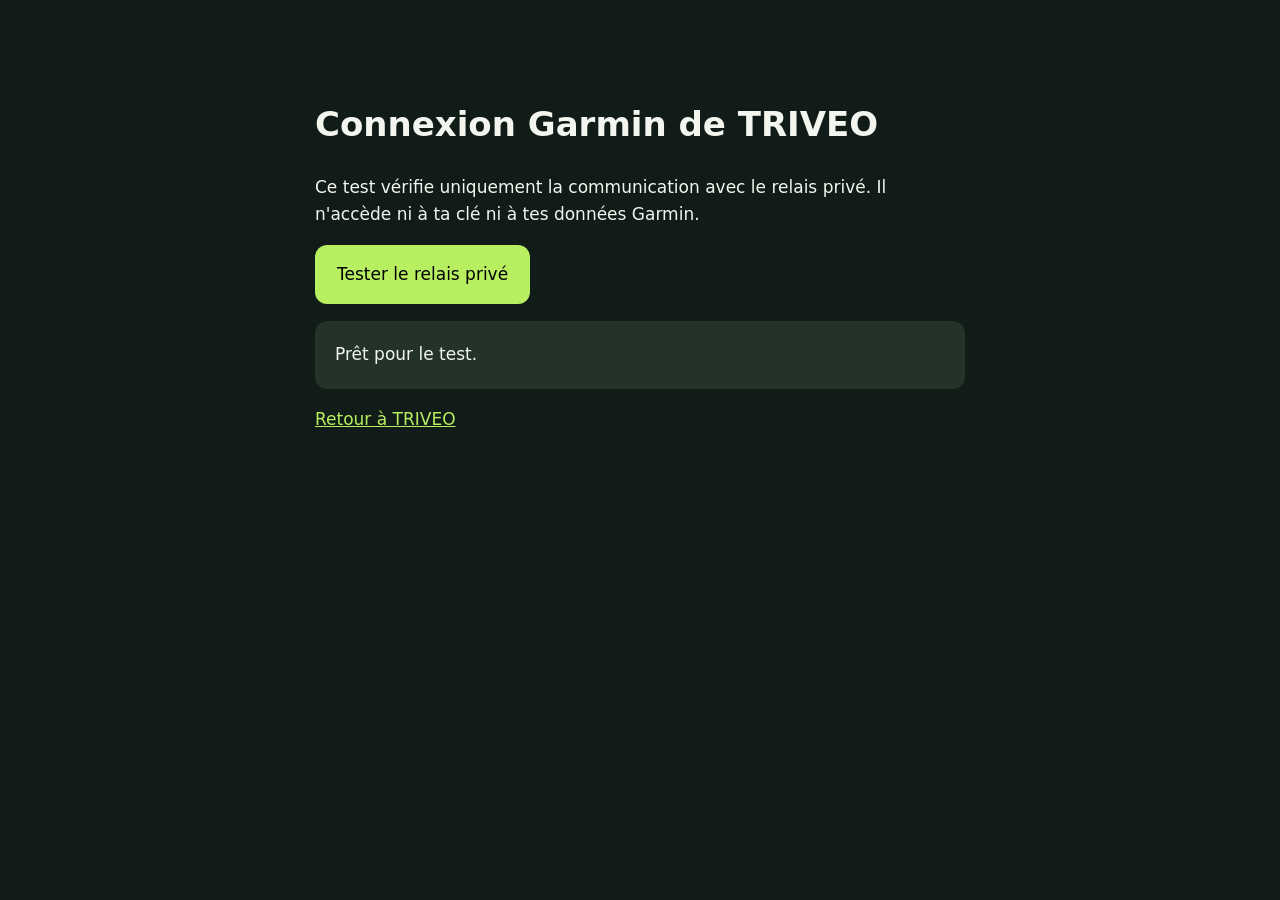
<file: garmin-relay-check.html>
<!doctype html><html lang="fr"><meta charset="utf-8"><meta name="viewport" content="width=device-width,initial-scale=1"><title>TRIVEO · Vérification du relais Garmin</title><style>body{background:#111b18;color:#f2f6ef;font:17px/1.6 system-ui;max-width:650px;margin:50px auto;padding:24px}button{padding:16px 22px;border:0;border-radius:12px;background:#b7ef60;font:inherit;cursor:pointer}a{color:#b7ef60}#state{background:#233329;padding:20px;border-radius:12px}</style><h1>Connexion Garmin de TRIVEO</h1><p>Ce test vérifie uniquement la communication avec le relais privé. Il n'accède ni à ta clé ni à tes données Garmin.</p><button id="test">Tester le relais privé</button><p id="state" role="status">Prêt pour le test.</p><p><a href="./">Retour à TRIVEO</a></p><script>
const origin="https://triveo-garmin-relay.abz-tek.chatgpt.site",button=document.getElementById("test"),state=document.getElementById("state");let popup,channel,timer;
window.addEventListener("message",e=>{if(e.origin===origin&&e.source===popup&&e.data?.channel===channel&&e.data.type==="triveo-garmin-ready"){clearTimeout(timer);state.textContent="Relais privé accessible : la communication avec TRIVEO fonctionne. Tu peux fermer la fenêtre du relais et revenir aux paramètres Garmin pour lancer ta synchronisation.";button.disabled=false;document.documentElement.dataset.relay="ready";}});
button.addEventListener("click",()=>{channel=crypto.randomUUID();popup=window.open(origin+"/#channel="+channel,"triveo-relay-test","popup,width=620,height=720");if(!popup){state.textContent="Fenêtre bloquée : autorise les fenêtres pour TRIVEO.";return}state.textContent="Connecte-toi au relais privé si une fenêtre le demande…";button.disabled=true;timer=setTimeout(()=>{state.textContent="Le relais n'a pas répondu. Vérifie la connexion ChatGPT et les fenêtres bloquées, puis réessaie.";button.disabled=false},180000);});
</script></html>
</file>
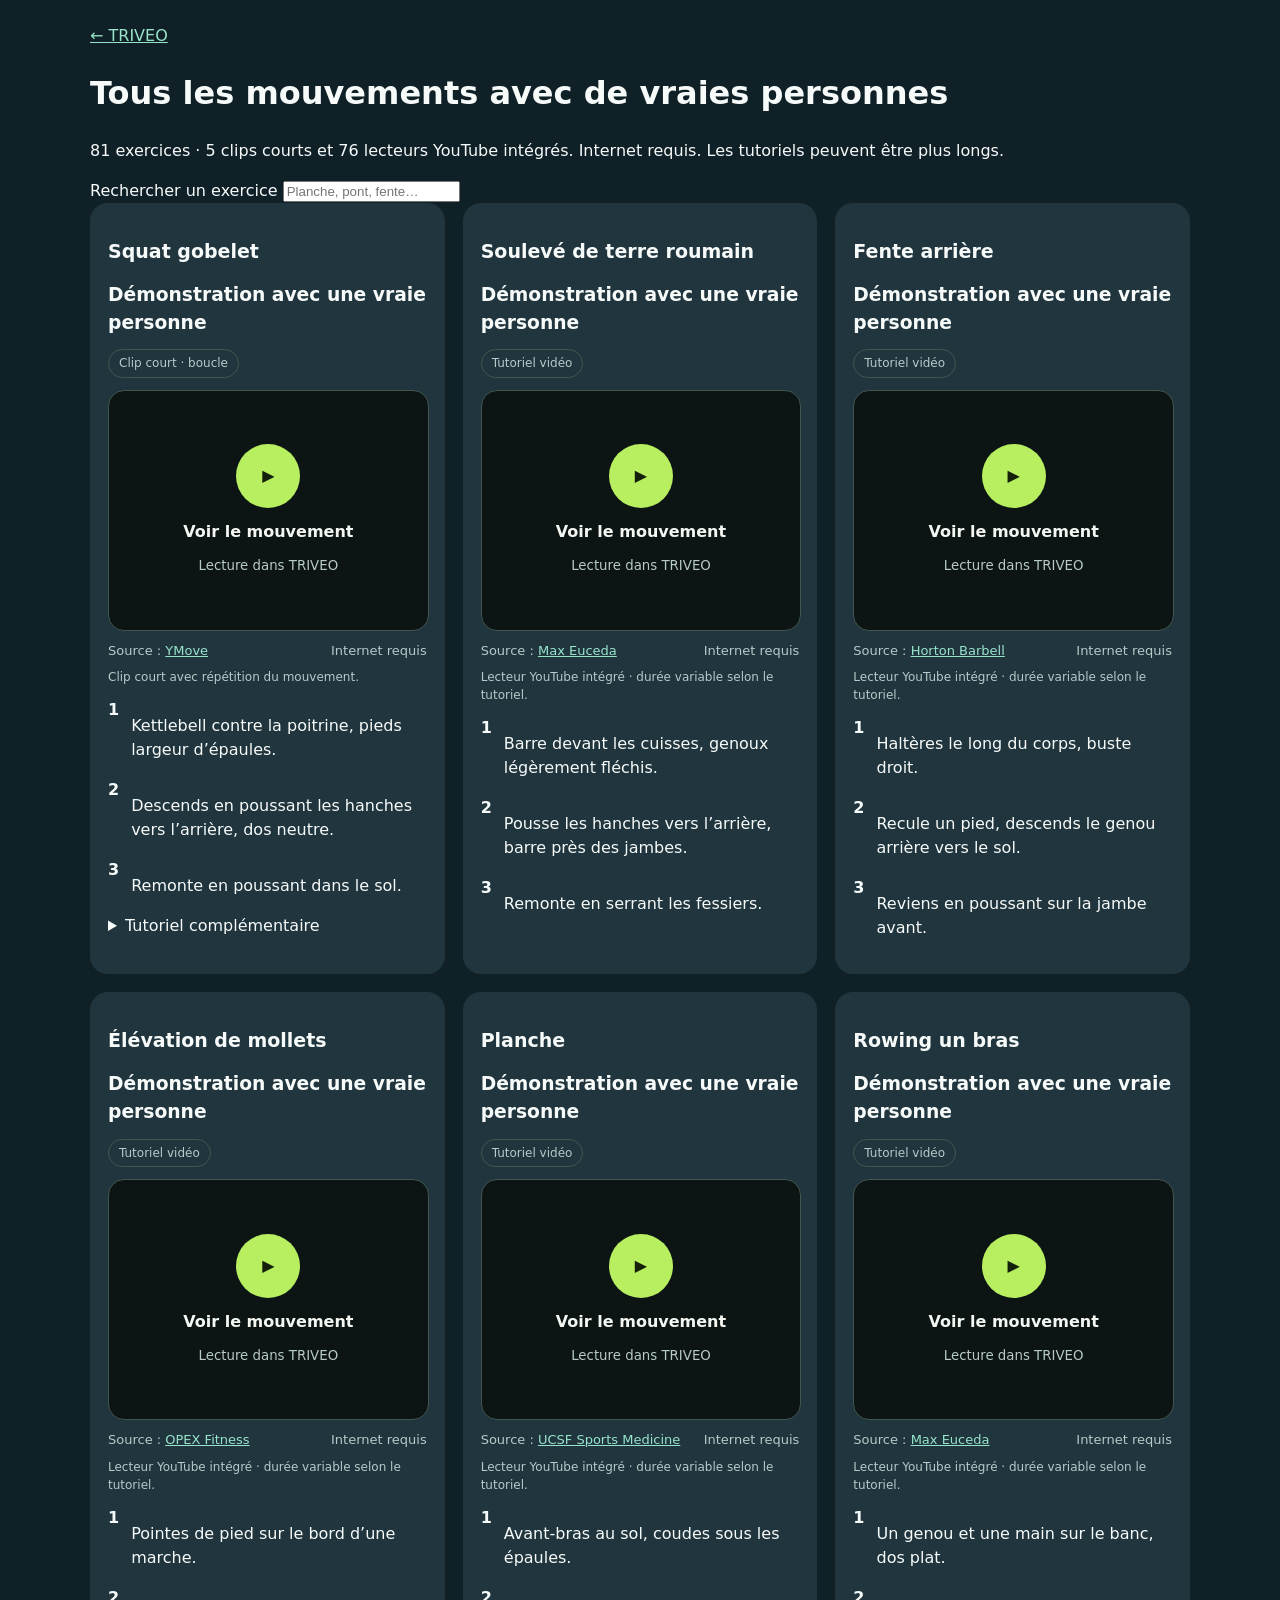
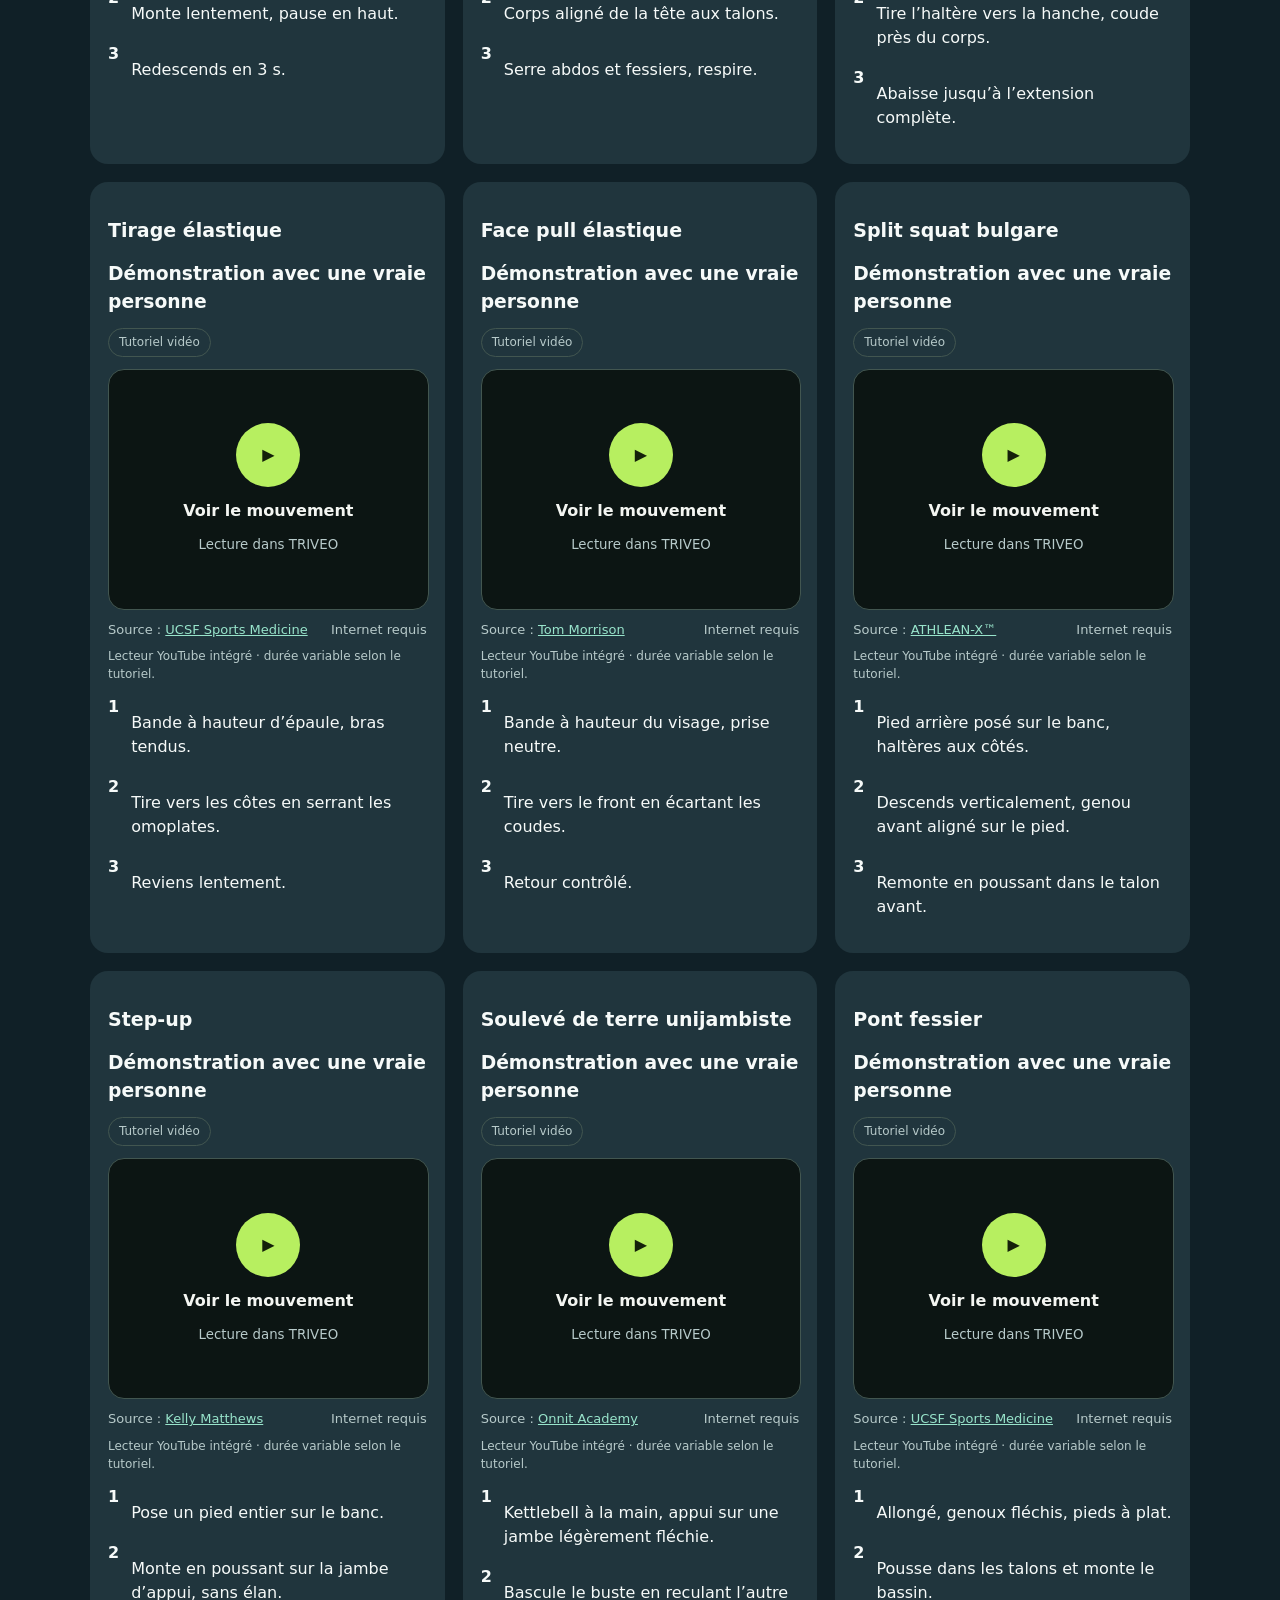
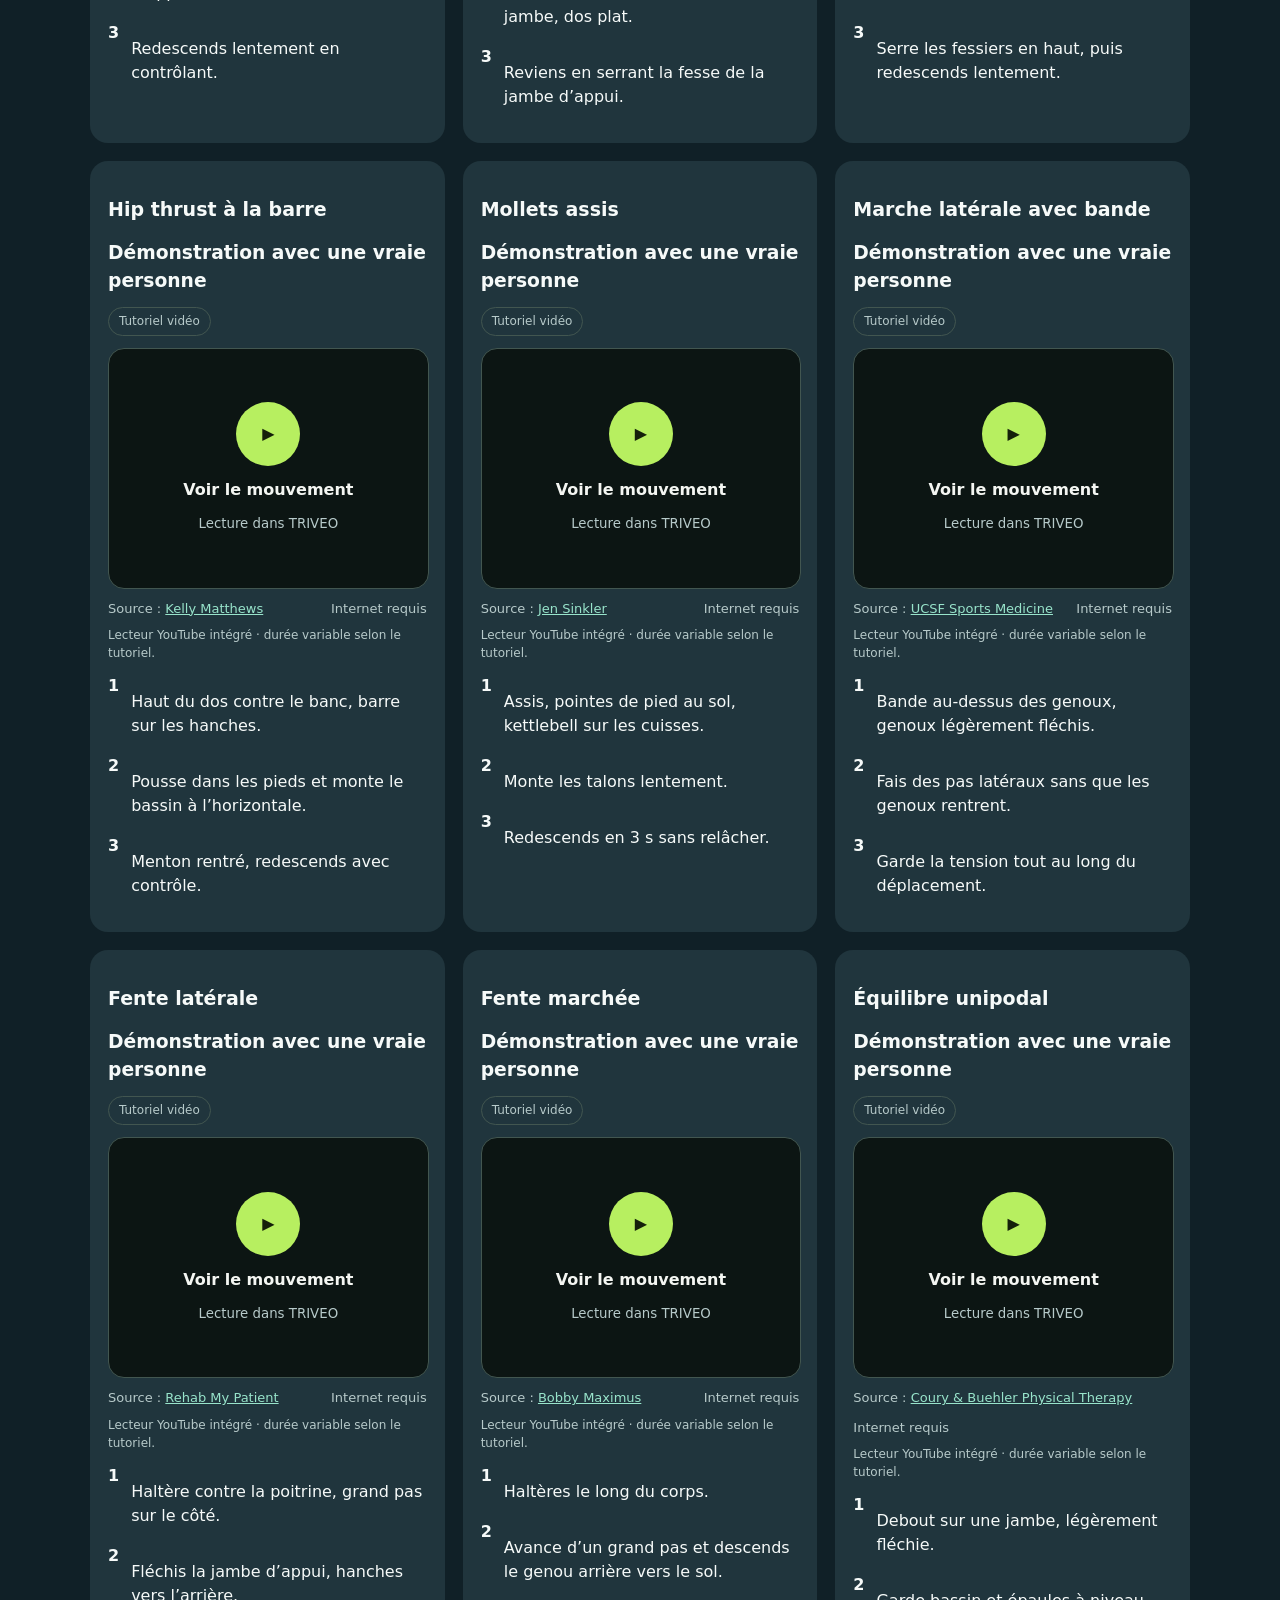
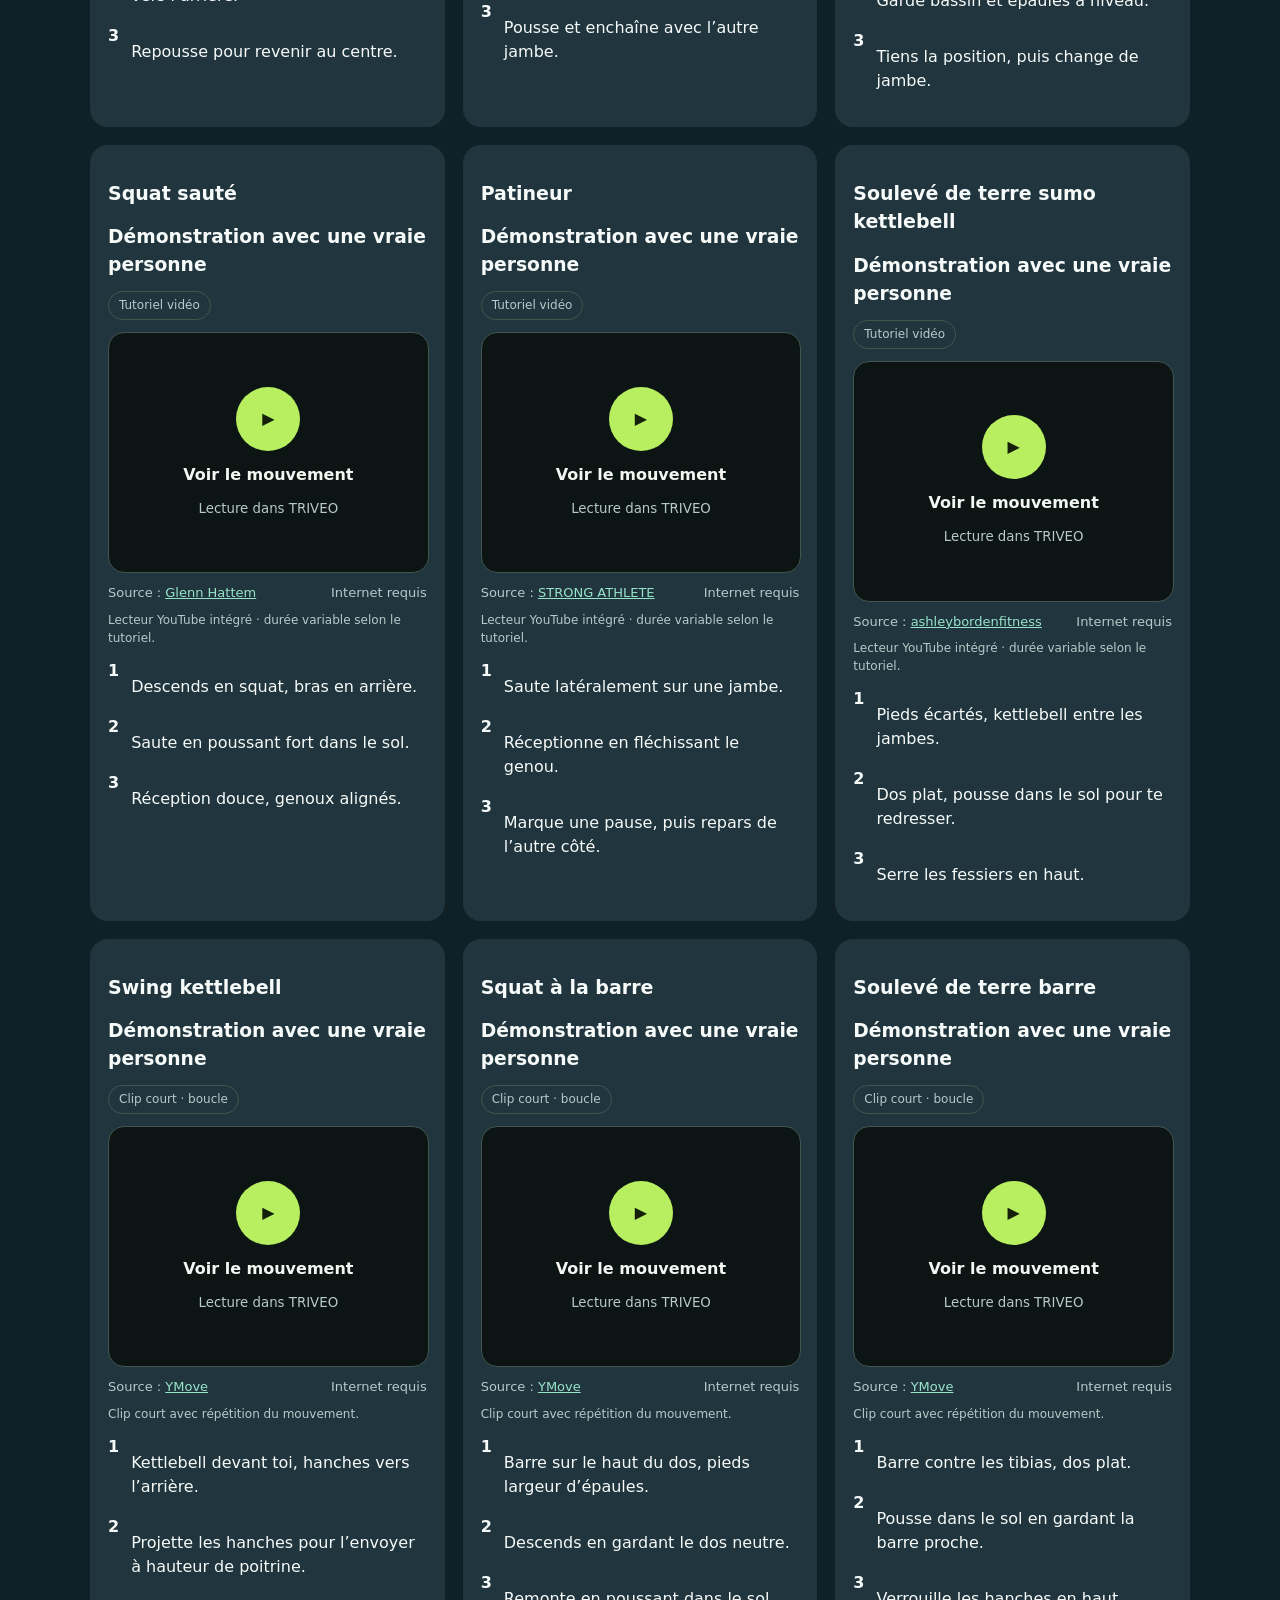
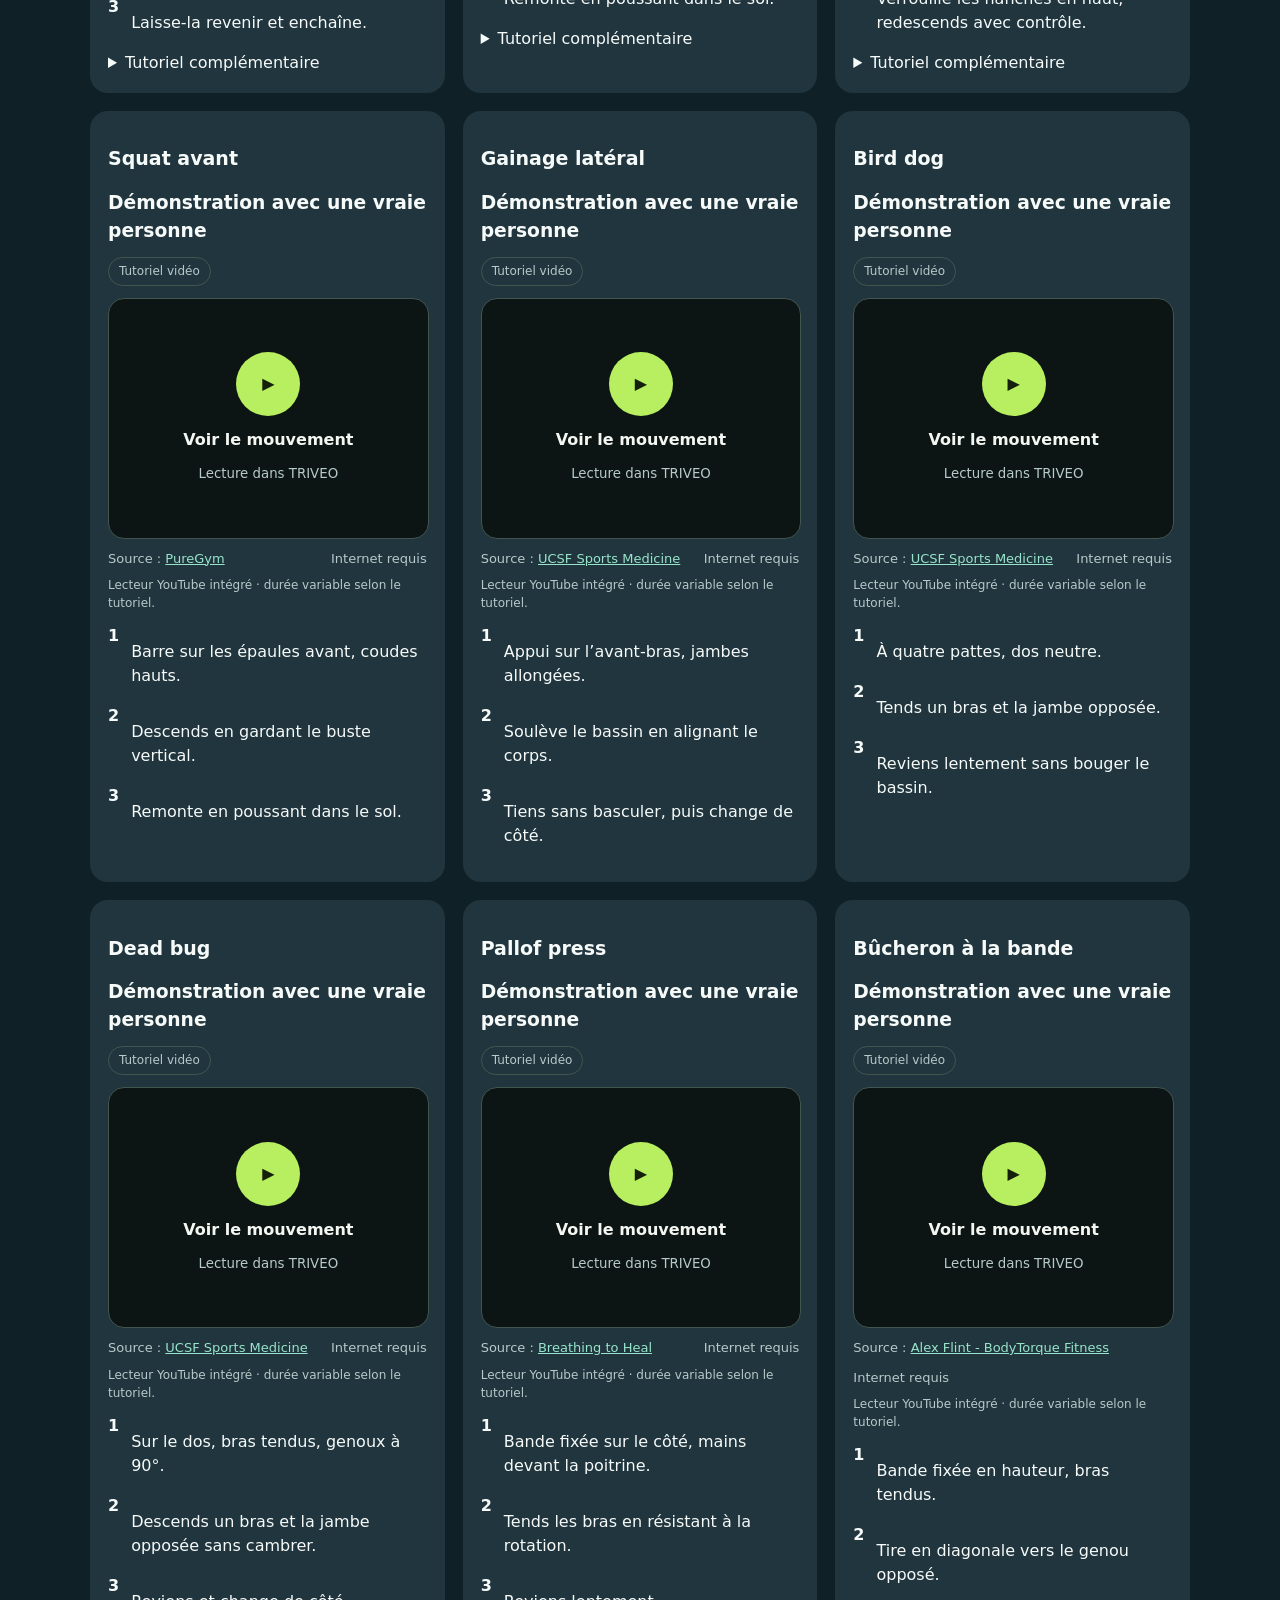
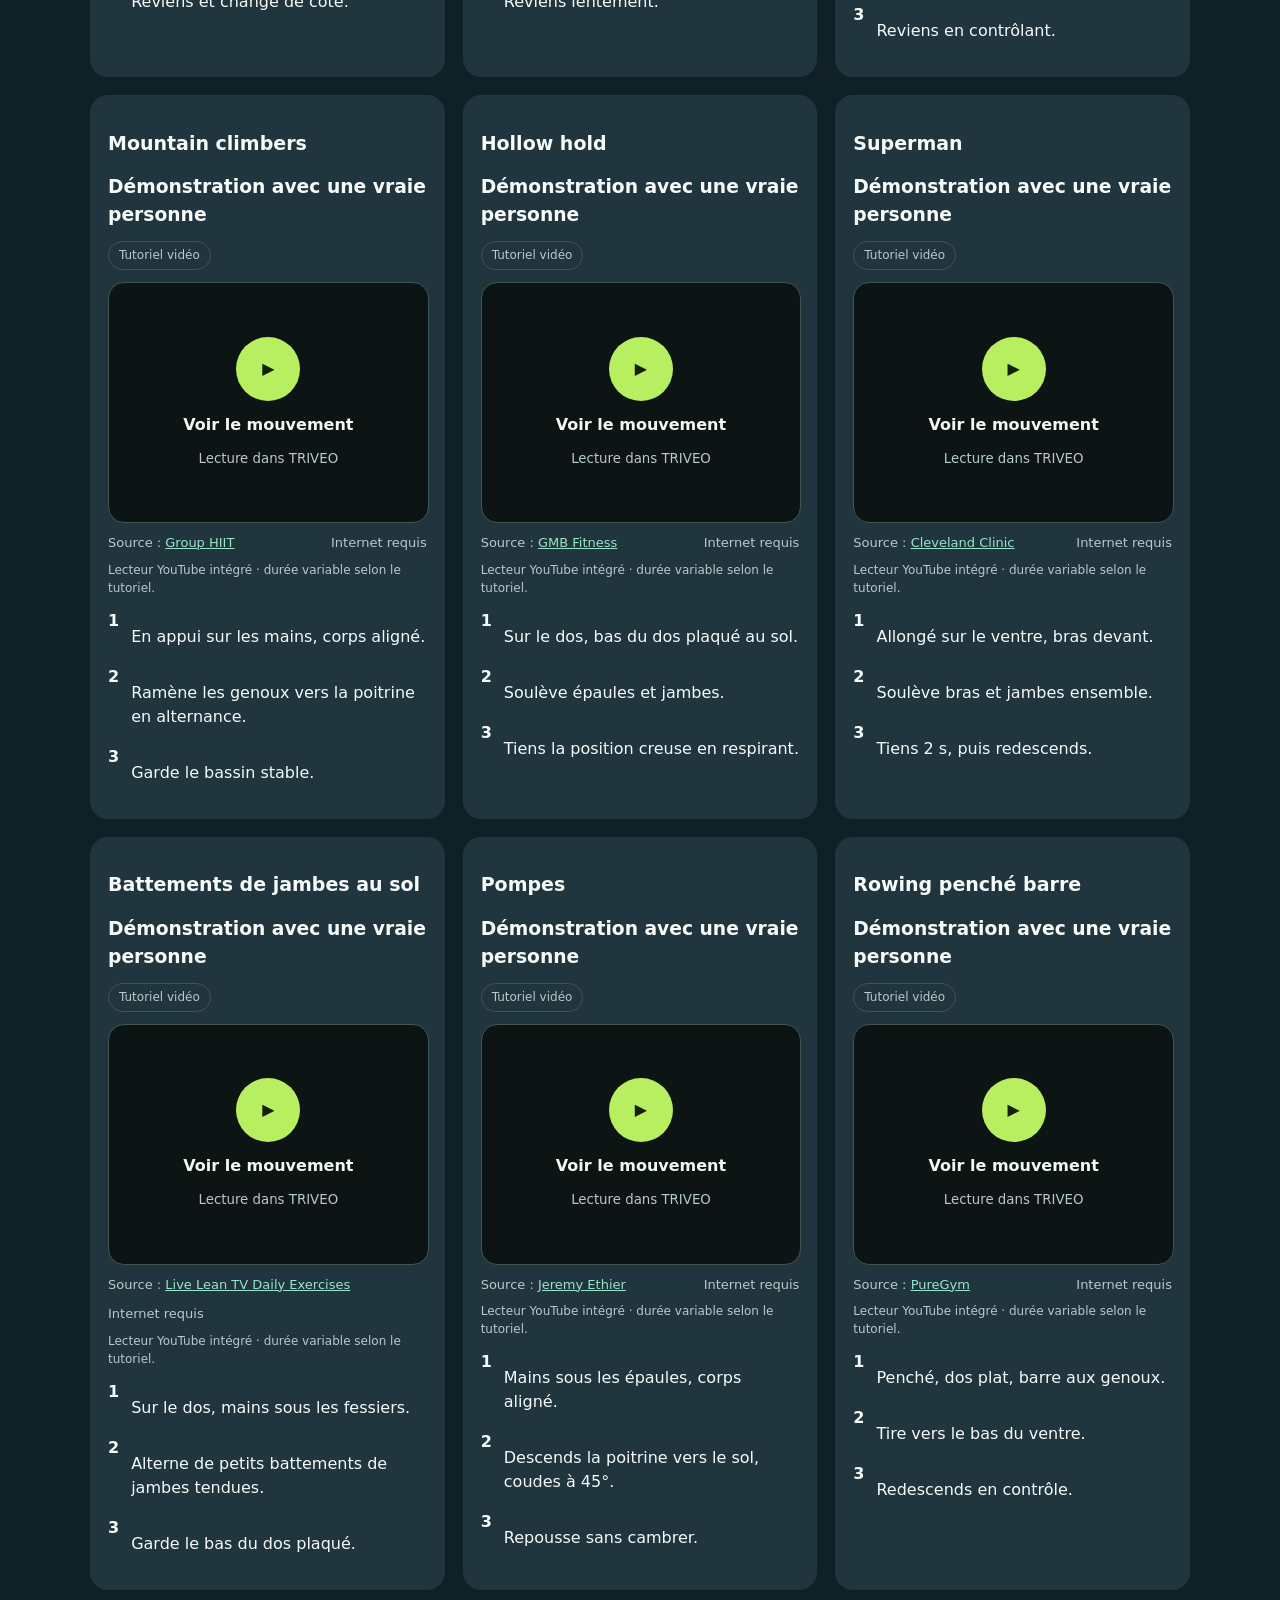
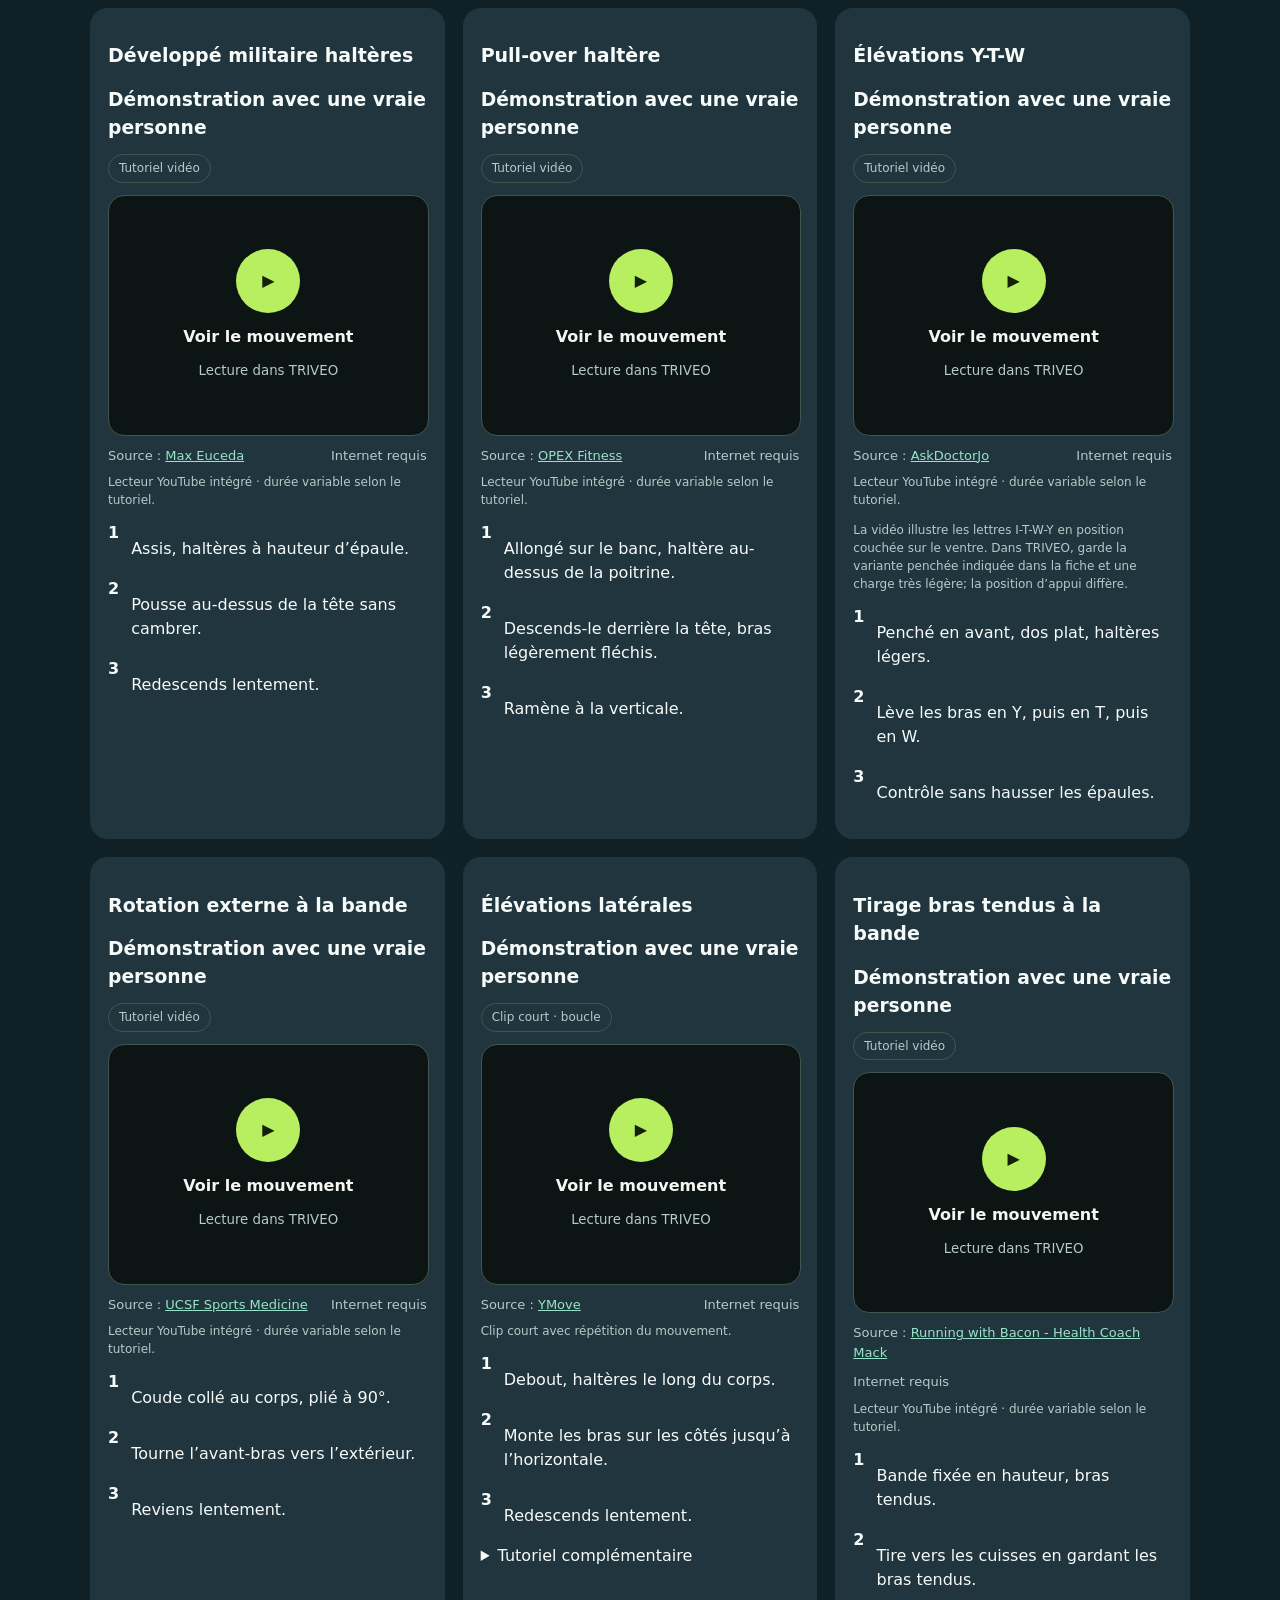
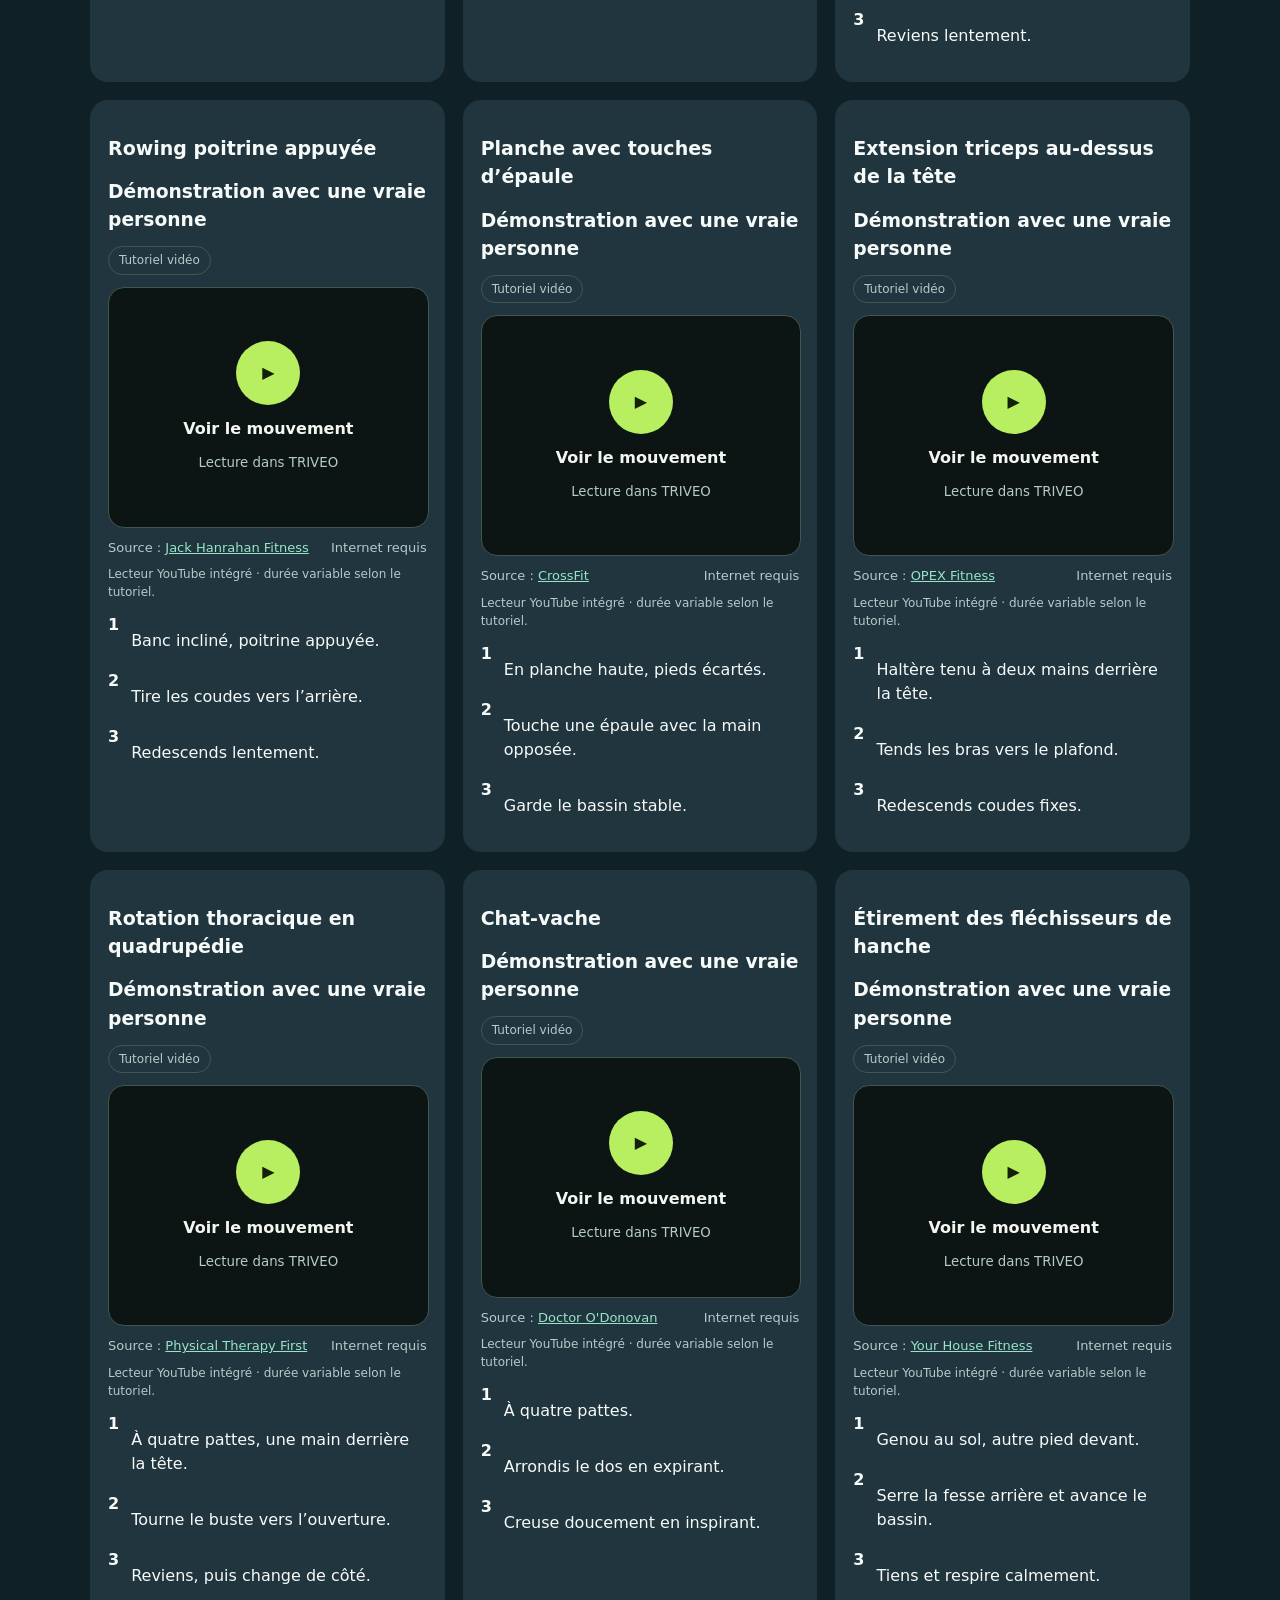
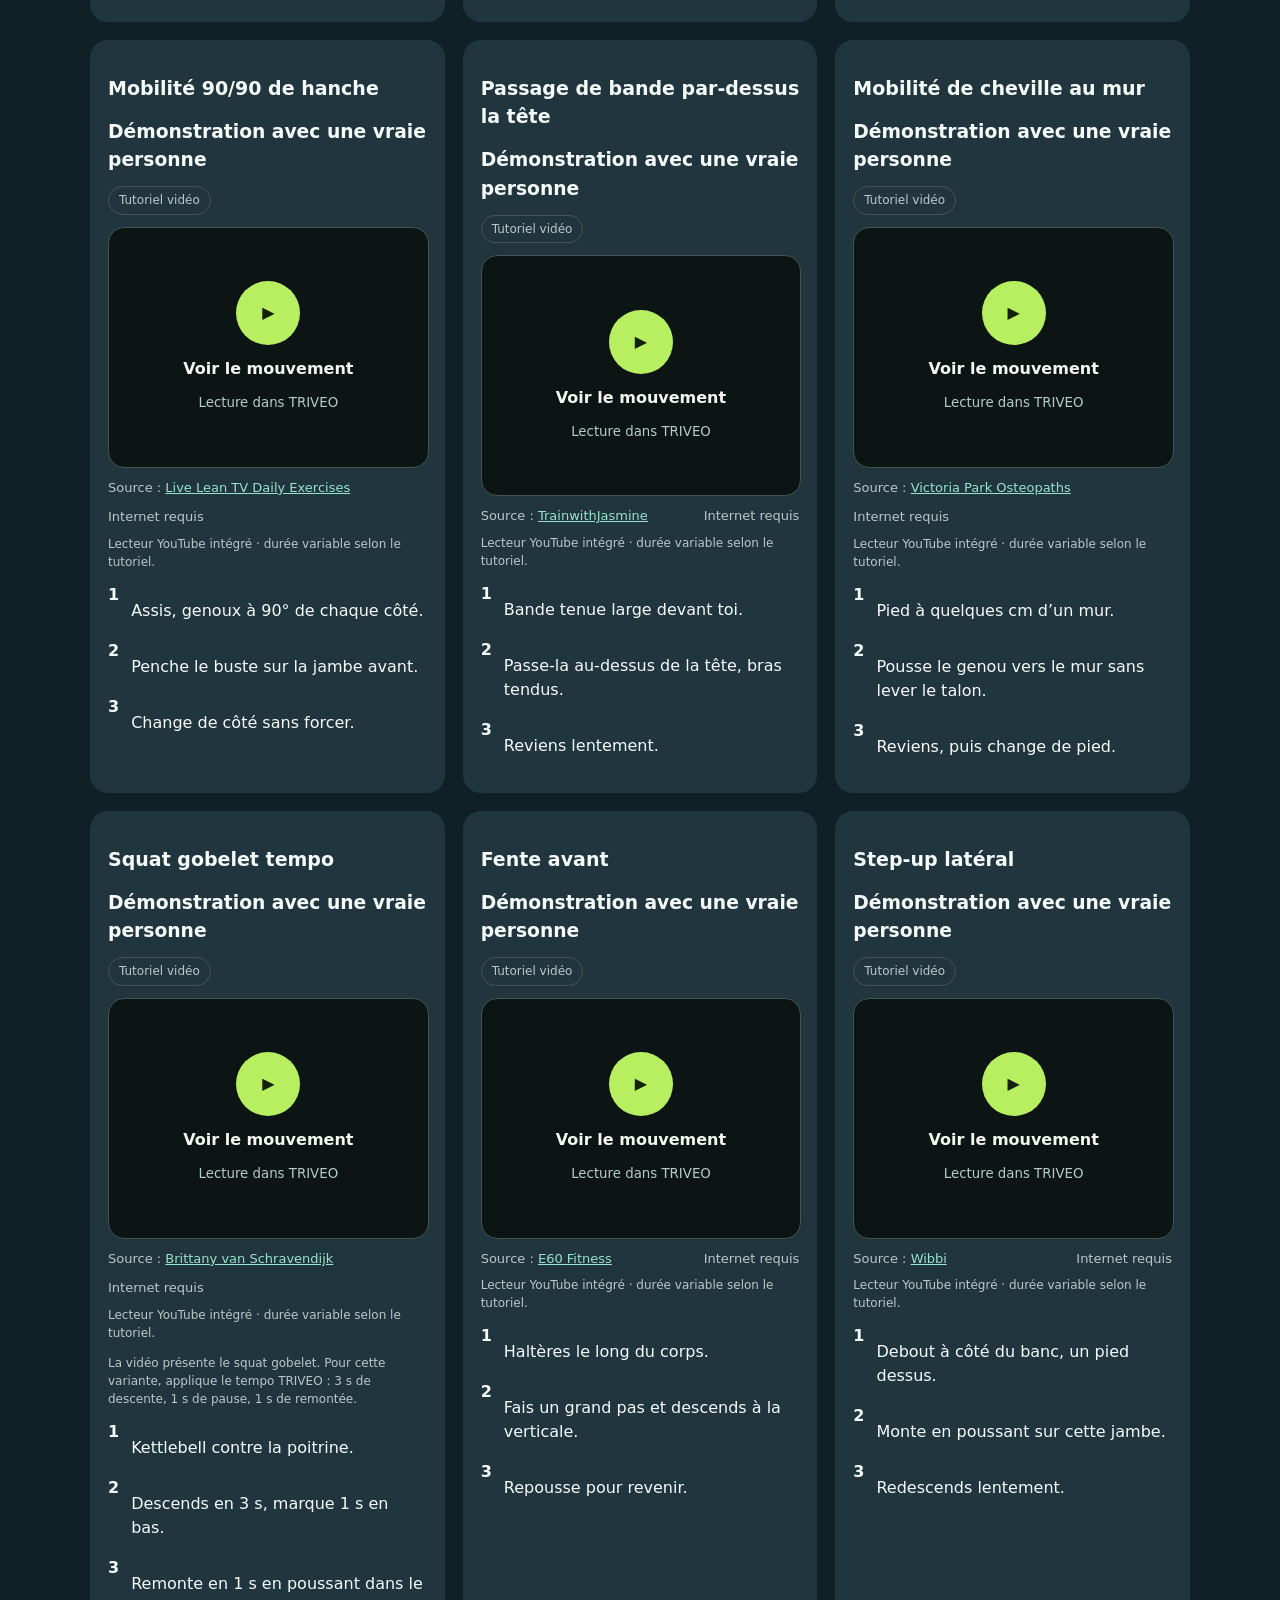
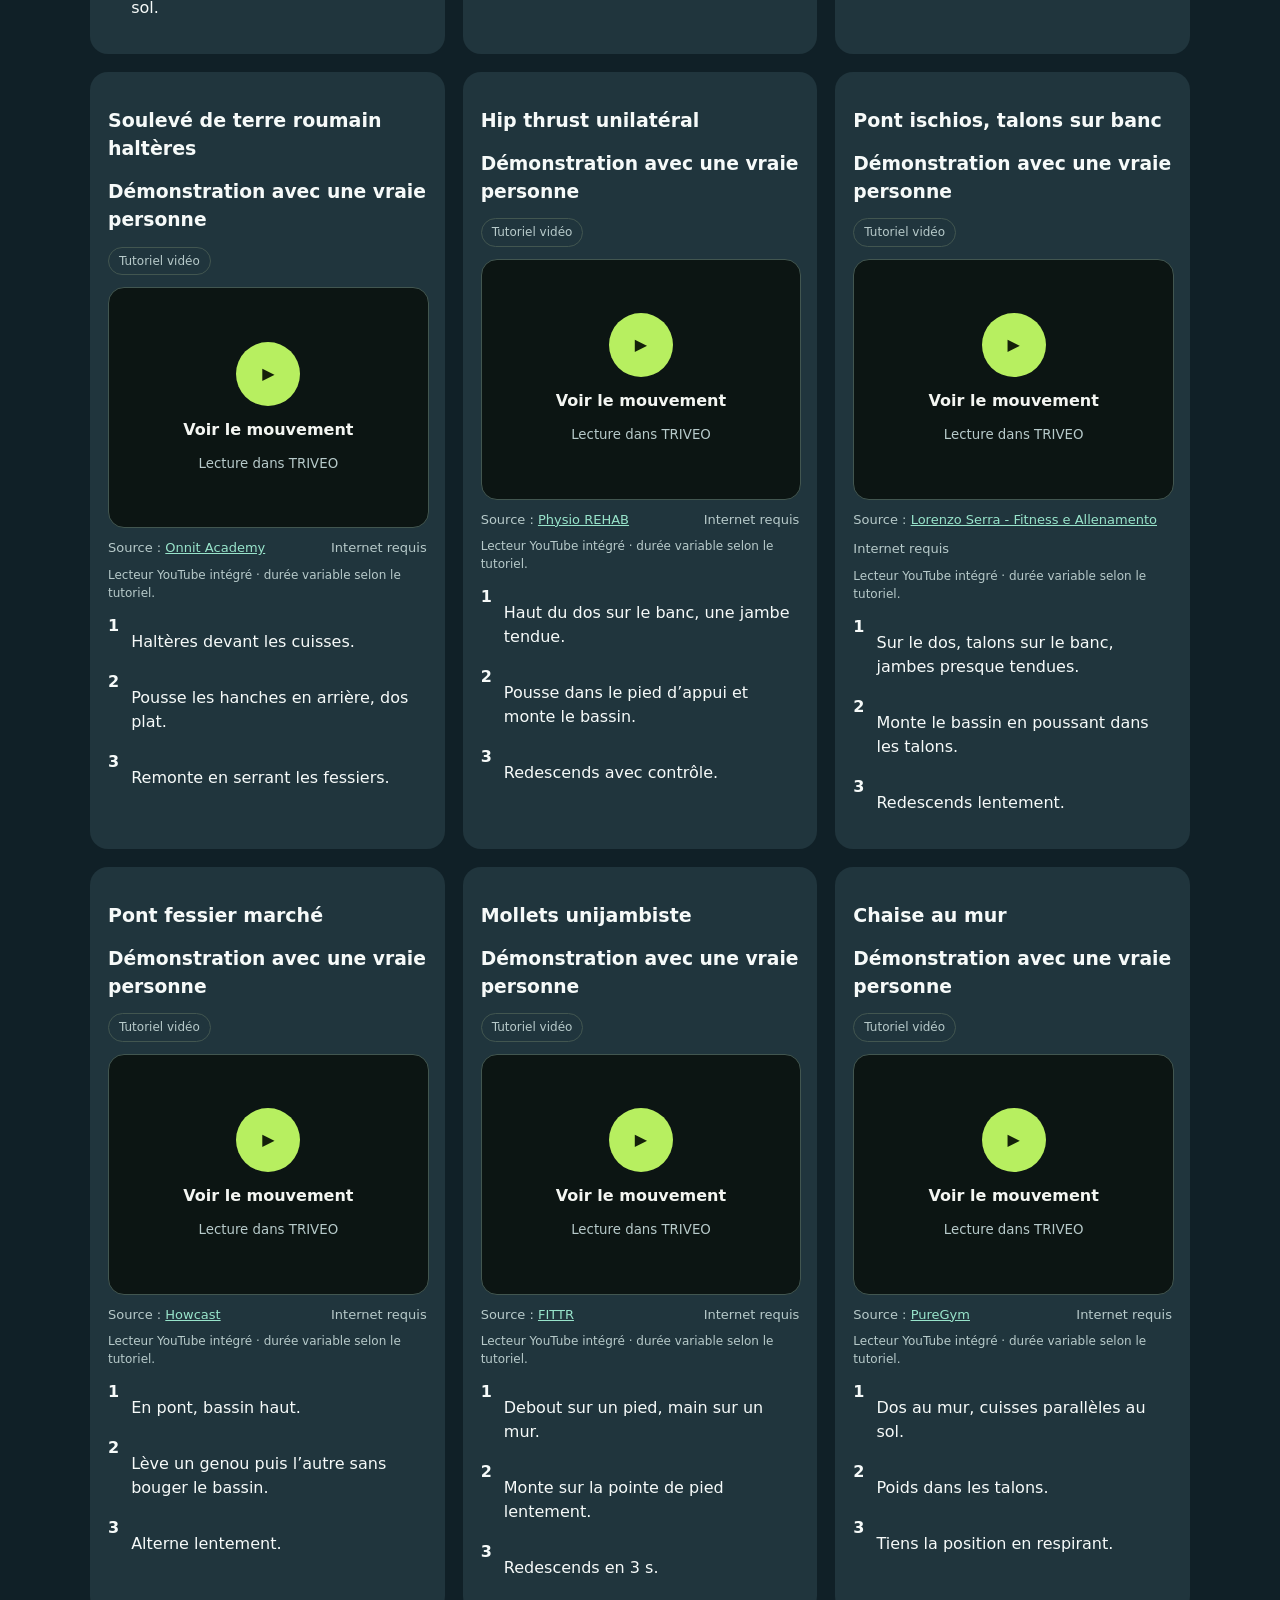
<file: movement-preview.html>
<!doctype html><html lang="fr"><head><meta charset="utf-8"><meta name="viewport" content="width=device-width,initial-scale=1"><title>TRIVEO · Tous les mouvements</title><style>body{font:16px/1.5 system-ui;background:#102027;color:#f6faf9;margin:0;padding:24px}main{max-width:1100px;margin:auto}.grid{display:grid;grid-template-columns:repeat(auto-fit,minmax(min(100%,310px),1fr));gap:18px}article{padding:18px;border-radius:18px;background:#20353d}h2{font-size:19px}a{color:#98e4cb}button{border:0;border-radius:9px;padding:14px;background:#b7ef60;color:#123022;cursor:pointer}.demo-video{display:block;width:100%;aspect-ratio:4/3;min-height:220px;border:0;border-radius:12px}.demo-step{display:flex;gap:12px}.mu{font-size:13px;color:#b7caca}summary{cursor:pointer}
/* Shared presentation for every exercise video */
.movement-head{display:flex;align-items:flex-start;justify-content:space-between;gap:12px;flex-wrap:wrap;margin-bottom:12px}.movement-head h3{margin:0}.movement-kind{font-size:12px;line-height:1.4;padding:5px 10px;border:1px solid var(--ln,#425650);border-radius:99px;color:var(--mu,#b7caca)}
.movement-stage{width:100%;max-width:720px;margin-inline:auto;aspect-ratio:4/3;min-height:210px;position:relative;display:grid;place-items:center;overflow:hidden;background:#0c1513;border:1px solid var(--ln,#425650);border-radius:16px}
.movement-stage .movement-launch{width:100%;height:100%;min-height:210px;display:flex;flex-direction:column;align-items:center;justify-content:center;gap:12px;background:transparent;color:var(--tx,#f4f6f2);border:0;cursor:pointer;font:inherit;padding:20px}
.movement-launch:focus-visible{outline:3px solid var(--ac,#b7ef60);outline-offset:-5px;border-radius:16px}.movement-launch:hover{background:#ffffff08}.movement-play{width:64px;height:64px;border-radius:50%;display:grid;place-items:center;background:var(--ac,#b7ef60);color:#14200a}.movement-play svg{width:26px;height:26px}.movement-launch small{color:var(--mu,#b7caca)}
.movement-stage>.demo-video,.movement-stage>video{display:block;width:100%;height:100%;position:absolute;inset:0;aspect-ratio:auto;border:0;border-radius:0;object-fit:contain;background:#0c1513}
.movement-info{display:flex;justify-content:space-between;align-items:center;gap:10px;flex-wrap:wrap;margin-top:10px}.movement-info p{margin:0}.movement-source{font-size:13px}.movement-note{margin-top:8px;font-size:12px;color:var(--mu,#b7caca)}.movement-actions{display:flex;gap:8px;flex-wrap:wrap;margin-top:10px}.movement-actions[hidden]{display:none}.movement-status:empty{display:none}.movement-status{margin-top:10px}

</style></head><body><main><a href="./">← TRIVEO</a><h1>Tous les mouvements avec de vraies personnes</h1><p>81 exercices · 5 clips courts et 76 lecteurs YouTube intégrés. Internet requis. Les tutoriels peuvent être plus longs.</p><label>Rechercher un exercice <input id="search" type="search" placeholder="Planche, pont, fente…"></label><div class="grid" id="grid"></div><p>Clips courts : <a href="https://ymove.app/free-exercise-videos">YMove</a> · <a href="https://github.com/ymove-app/exercise-api/blob/81c4c84c66ddbcf96731e74b14c55c267ab04cc3/free-videos/README.md">Licence</a>. Autres vidéos diffusées via le lecteur officiel de leur auteur.</p></main><script>const D={chk:{}},T="2026-11-14";const esc=x=>String(x).replace(/[&<>"']/g,c=>({"&":"&amp;","<":"&lt;",">":"&gt;","\"":"&quot;","'":"&#39;"}[c]||c));const I=()=>"▶";const E={
sq:{n:"Squat gobelet",eq:"Kettlebell",m:"Quadriceps, fessiers",tg:["Course","Vélo"],lv:"Débutant",l:35,st:["Kettlebell contre la poitrine, pieds largeur d’épaules.","Descends en poussant les hanches vers l’arrière, dos neutre.","Remonte en poussant dans le sol."],er:["Genoux qui rentrent","Talons qui décollent","Dos arrondi"],b:"Base de force des jambes pour la course et la puissance au pédalage.",ez:"Squat au poids du corps sur banc",hd:"Squat avec pause de 2 s"},
rdl:{n:"Soulevé de terre roumain",eq:"Barre + disques",m:"Ischios, fessiers, dos",tg:["Course","Vélo"],lv:"Intermédiaire",l:55,st:["Barre devant les cuisses, genoux légèrement fléchis.","Pousse les hanches vers l’arrière, barre près des jambes.","Remonte en serrant les fessiers."],er:["Dos arrondi","Barre loin du corps","Genoux trop fléchis"],b:"Chaîne postérieure : propulsion en course, puissance sur le vélo.",ez:"Avec haltères légers",hd:"Unijambiste avec haltère"},
fa:{n:"Fente arrière",eq:"Haltères",m:"Quadriceps, fessiers, stabilité",tg:["Course"],lv:"Intermédiaire",l:20,st:["Haltères le long du corps, buste droit.","Recule un pied, descends le genou arrière vers le sol.","Reviens en poussant sur la jambe avant."],er:["Genou avant qui rentre","Bassin qui bascule","Pas trop court"],b:"Stabilité unilatérale et contrôle du bassin en course.",ez:"Fente sans charge",hd:"Pied avant surélevé"},
mo:{n:"Élévation de mollets",eq:"Haltère, marche",m:"Mollets, cheville-pied",tg:["Course"],lv:"Débutant",l:20,st:["Pointes de pied sur le bord d’une marche.","Monte lentement, pause en haut.","Redescends en 3 s."],er:["Rebond rapide","Amplitude courte","Chevilles qui basculent"],b:"Tolérance des mollets et du pied aux impacts.",ez:"Deux jambes, sans charge",hd:"Une jambe avec haltère"},
pl:{n:"Planche",eq:"Poids du corps",m:"Tronc, épaules",tg:["Tronc","Natation","Vélo"],lv:"Débutant",l:0,t:1,st:["Avant-bras au sol, coudes sous les épaules.","Corps aligné de la tête aux talons.","Serre abdos et fessiers, respire."],er:["Bassin qui s’affaisse","Fesses trop hautes","Respiration bloquée"],b:"Transmission des forces et position stable en nage et à vélo.",ez:"Sur les genoux",hd:"Avec levée de bras"},
ro:{n:"Rowing un bras",eq:"Haltère ou kettlebell + banc",m:"Dos, grand dorsal",tg:["Natation"],lv:"Débutant",l:25,st:["Un genou et une main sur le banc, dos plat.","Tire l’haltère vers la hanche, coude près du corps.","Abaisse jusqu’à l’extension complète."],er:["Rotation du buste","Épaule vers l’oreille","Élan"],b:"Force de tirage pour la traction en natation.",ez:"Haltère léger",hd:"Pause de 2 s"},
el:{n:"Tirage élastique",eq:"Bande élastique",m:"Dos, épaules",tg:["Natation"],lv:"Débutant",l:0,st:["Bande à hauteur d’épaule, bras tendus.","Tire vers les côtes en serrant les omoplates.","Reviens lentement."],er:["Épaules relevées","Dos cambré","Retour trop rapide"],b:"Stabilité scapulaire et endurance musculaire pour la nage.",ez:"Bande plus légère",hd:"Tirage unilatéral"},
fp:{n:"Face pull élastique",eq:"Bande élastique",m:"Coiffe des rotateurs",tg:["Natation"],lv:"Débutant",l:0,st:["Bande à hauteur du visage, prise neutre.","Tire vers le front en écartant les coudes.","Retour contrôlé."],er:["Trop de résistance","Dos cambré","Mouvement saccadé"],b:"Contrôle de l’épaule et prévention en natation.",ez:"Bande plus légère",hd:"Pause de 2 s"}};
const S={jambes:{n:"Force jambes",s:"Force jambes",c:"Force · Course & vélo",m:"Quadriceps, fessiers, ischios, mollets, tronc",b:"Force utile à la course et au vélo",x:[["sq",3,10],["rdl",3,8],["fa",3,8],["mo",3,12],["pl",3,30]]},
haut:{n:"Haut du corps & tronc",s:"Haut du corps",c:"Force · Natation",m:"Dos, épaules, coiffe des rotateurs, tronc",b:"Stabilité d’épaule et tirage, sans charger les jambes",x:[["ro",3,10],["el",3,12],["fp",3,15],["pl",3,30]]},
mob:{n:"Mobilité & récupération",s:"Mobilité",c:"Mobilité",m:"Tronc, hanches, épaules",b:"Récupérer sans fatigue supplémentaire",x:[["pl",2,20],["fp",2,12]]}};
const X=(n,eq,m,tg,lv,l,st,er,b,ez,hd,t)=>({n,eq,m,tg:tg.split(","),lv,l,st:st.split("|"),er:er.split("|"),b,ez,hd,...(t?{t:1}:{})});
Object.assign(E,{
sbul:X("Split squat bulgare","Haltères + banc","Quadriceps, fessiers, stabilité","Course,Vélo","Intermédiaire",15,"Pied arrière posé sur le banc, haltères aux côtés.|Descends verticalement, genou avant aligné sur le pied.|Remonte en poussant dans le talon avant.","Pied avant trop près du banc|Buste qui bascule vers l’avant","Force unilatérale des jambes, utile à la foulée et au pédalage.","Split squat sans banc","Pause de 2 s en bas"),
stup:X("Step-up","Haltères + banc","Quadriceps, fessiers","Course,Vélo","Débutant",15,"Pose un pied entier sur le banc.|Monte en poussant sur la jambe d’appui, sans élan.|Redescends lentement en contrôlant.","Pousser avec la jambe du sol|Genou qui rentre","Travail unilatéral proche du geste de course et de pédalage.","Sans charge","Avec montée de genou"),
rdu:X("Soulevé de terre unijambiste","Kettlebell","Ischios, fessiers, équilibre","Course,Vélo","Intermédiaire",25,"Kettlebell à la main, appui sur une jambe légèrement fléchie.|Bascule le buste en reculant l’autre jambe, dos plat.|Reviens en serrant la fesse de la jambe d’appui.","Bassin qui s’ouvre|Dos arrondi","Chaîne postérieure et stabilité du bassin à l’appui.","Appui d’une main sur un mur","Avec kettlebell de 35 lb"),
pfe:X("Pont fessier","Poids du corps","Fessiers, ischios","Course,Vélo","Débutant",0,"Allongé, genoux fléchis, pieds à plat.|Pousse dans les talons et monte le bassin.|Serre les fessiers en haut, puis redescends lentement.","Dos qui se cambre|Poussée sur les orteils","Active les fessiers, souvent sous-sollicités chez les cyclistes.","Amplitude réduite","Sur une jambe"),
hth:X("Hip thrust à la barre","Barre + banc","Fessiers, ischios","Course,Vélo","Intermédiaire",65,"Haut du dos contre le banc, barre sur les hanches.|Pousse dans les pieds et monte le bassin à l’horizontale.|Menton rentré, redescends avec contrôle.","Hyperextension du bas du dos|Pieds trop éloignés","Puissance de l’extension de hanche pour la course et le vélo.","Pont fessier au sol","Hip thrust unilatéral"),
mos:X("Mollets assis","Kettlebell + banc","Mollets (soléaire)","Course,Vélo","Débutant",25,"Assis, pointes de pied au sol, kettlebell sur les cuisses.|Monte les talons lentement.|Redescends en 3 s sans relâcher.","Rebonds|Amplitude courte","Endurance des mollets, sollicités à chaque foulée.","Sans charge","Pause de 2 s en haut"),
mlb:X("Marche latérale avec bande","Bande élastique","Fessiers moyens, hanches","Course,Vélo","Débutant",0,"Bande au-dessus des genoux, genoux légèrement fléchis.|Fais des pas latéraux sans que les genoux rentrent.|Garde la tension tout au long du déplacement.","Genoux qui rentrent|Buste qui penche","Stabilité du bassin pour la foulée et le pédalage.","Bande plus légère","Bande plus forte"),
fl:X("Fente latérale","Haltère","Fessiers, adducteurs, quadriceps","Course","Débutant",15,"Haltère contre la poitrine, grand pas sur le côté.|Fléchis la jambe d’appui, hanches vers l’arrière.|Repousse pour revenir au centre.","Genou qui rentre|Talon qui décolle","Force dans le plan frontal, peu travaillé en course.","Sans charge","Haltère plus lourd"),
fm:X("Fente marchée","Haltères","Quadriceps, fessiers","Course","Intermédiaire",15,"Haltères le long du corps.|Avance d’un grand pas et descends le genou arrière vers le sol.|Pousse et enchaîne avec l’autre jambe.","Pas trop court|Buste penché","Force dynamique et coordination des jambes.","Fentes statiques","Haltères plus lourds"),
eu:X("Équilibre unipodal","Poids du corps","Stabilité cheville, hanche","Course","Débutant",0,"Debout sur une jambe, légèrement fléchie.|Garde bassin et épaules à niveau.|Tiens la position, puis change de jambe.","Genou verrouillé|Bassin qui s’affaisse","Contrôle de la cheville et du bassin à chaque appui.","Doigts sur un mur","Sur un coussin",1),
ssa:X("Squat sauté","Poids du corps","Quadriceps, fessiers, mollets","Course","Intermédiaire",0,"Descends en squat, bras en arrière.|Saute en poussant fort dans le sol.|Réception douce, genoux alignés.","Réception raide|Genoux qui rentrent","Réactivité et puissance. Impacts : à doser.","Squat avec montée sur pointes","Pause entre chaque saut"),
pat:X("Patineur","Poids du corps","Fessiers, stabilité latérale","Course","Intermédiaire",0,"Saute latéralement sur une jambe.|Réceptionne en fléchissant le genou.|Marque une pause, puis repars de l’autre côté.","Réception instable|Genou qui rentre","Stabilité et propulsion latérale unijambiste.","Pas latéraux sans saut","Saut plus long"),
sum:X("Soulevé de terre sumo kettlebell","Kettlebell","Fessiers, adducteurs, ischios","Course,Vélo","Débutant",35,"Pieds écartés, kettlebell entre les jambes.|Dos plat, pousse dans le sol pour te redresser.|Serre les fessiers en haut.","Dos arrondi|Genoux qui rentrent","Apprend la charnière de hanche avec une charge simple.","Kettlebell de 25 lb","Pause en bas"),
sw:X("Swing kettlebell","Kettlebell","Fessiers, ischios, dos","Course,Vélo","Intermédiaire",35,"Kettlebell devant toi, hanches vers l’arrière.|Projette les hanches pour l’envoyer à hauteur de poitrine.|Laisse-la revenir et enchaîne.","Mouvement fait aux bras|Dos arrondi","Puissance de hanche. Maîtrise d’abord la charnière de hanche.","Soulevé sumo","Swing à une main"),
sqb:X("Squat à la barre","Barre + disques","Quadriceps, fessiers","Vélo,Course","Intermédiaire",55,"Barre sur le haut du dos, pieds largeur d’épaules.|Descends en gardant le dos neutre.|Remonte en poussant dans le sol.","Genoux qui rentrent|Dos arrondi","Force de base des jambes pour le pédalage.","Squat gobelet","Pause de 2 s en bas"),
dlc:X("Soulevé de terre barre","Barre + disques","Chaîne postérieure, dos","Vélo,Course","Intermédiaire",65,"Barre contre les tibias, dos plat.|Pousse dans le sol en gardant la barre proche.|Verrouille les hanches en haut, redescends avec contrôle.","Barre éloignée|Dos qui s’arrondit","Force globale de la chaîne postérieure.","Soulevé roumain léger","Pause 1 s sous les genoux"),
sqa:X("Squat avant","Barre + disques","Quadriceps, tronc","Vélo","Avancé",45,"Barre sur les épaules avant, coudes hauts.|Descends en gardant le buste vertical.|Remonte en poussant dans le sol.","Coudes qui tombent|Talons qui décollent","Force des quadriceps et gainage pour la position sur le vélo.","Squat gobelet","Pause de 2 s"),
gl:X("Gainage latéral","Poids du corps","Obliques, fessiers moyens","Tronc,Course,Vélo","Débutant",0,"Appui sur l’avant-bras, jambes allongées.|Soulève le bassin en alignant le corps.|Tiens sans basculer, puis change de côté.","Bassin qui s’affaisse|Épaule vers l’oreille","Stabilité latérale du tronc pour la course et le vélo.","Sur les genoux","Avec levée de jambe",1),
bd:X("Bird dog","Poids du corps","Tronc, fessiers, dos","Tronc,Vélo","Débutant",0,"À quatre pattes, dos neutre.|Tends un bras et la jambe opposée.|Reviens lentement sans bouger le bassin.","Bassin qui tourne|Dos cambré","Coordination et stabilité lombaire, utile en position aéro.","Bras seulement","Pause de 3 s"),
db:X("Dead bug","Poids du corps","Abdos profonds","Tronc","Débutant",0,"Sur le dos, bras tendus, genoux à 90°.|Descends un bras et la jambe opposée sans cambrer.|Reviens et change de côté.","Bas du dos décollé|Mouvement trop rapide","Contrôle du tronc pendant que les membres bougent.","Jambes seules","Avec bande légère"),
pp:X("Pallof press","Bande élastique","Tronc, anti-rotation","Tronc,Vélo,Course,Natation","Débutant",0,"Bande fixée sur le côté, mains devant la poitrine.|Tends les bras en résistant à la rotation.|Reviens lentement.","Buste qui tourne|Épaules relevées","Transmission des forces dans le tronc.","Bande plus légère","Pause de 3 s"),
wc:X("Bûcheron à la bande","Bande élastique","Obliques, épaules","Tronc,Natation","Intermédiaire",0,"Bande fixée en hauteur, bras tendus.|Tire en diagonale vers le genou opposé.|Reviens en contrôlant.","Bras seuls qui tirent|Bassin figé","Rotation contrôlée du tronc, comme en nage.","Bande plus légère","Version à genoux"),
mc:X("Mountain climbers","Poids du corps","Tronc, épaules, jambes","Tronc,Course","Intermédiaire",0,"En appui sur les mains, corps aligné.|Ramène les genoux vers la poitrine en alternance.|Garde le bassin stable.","Bassin trop haut|Mains qui glissent","Gainage dynamique et cardio.","Mains sur le banc","Plus rapide",1),
hh:X("Hollow hold","Poids du corps","Abdos, hanches","Tronc,Natation","Intermédiaire",0,"Sur le dos, bas du dos plaqué au sol.|Soulève épaules et jambes.|Tiens la position creuse en respirant.","Bas du dos décollé|Cou crispé","Position profilée de la nage.","Genoux fléchis","Bras tendus derrière la tête",1),
sup:X("Superman","Poids du corps","Dos, fessiers","Tronc,Natation","Débutant",0,"Allongé sur le ventre, bras devant.|Soulève bras et jambes ensemble.|Tiens 2 s, puis redescends.","Nuque en extension|Élan","Endurance des extenseurs du dos pour la nage.","Bras ou jambes seuls","Alternance bras-jambe"),
fk:X("Battements de jambes au sol","Poids du corps","Abdos, fléchisseurs de hanche","Tronc,Natation","Débutant",0,"Sur le dos, mains sous les fessiers.|Alterne de petits battements de jambes tendues.|Garde le bas du dos plaqué.","Bas du dos cambré|Jambes trop basses","Gainage proche du battement de nage.","Genoux fléchis","Jambes plus basses"),
pom:X("Pompes","Poids du corps","Pectoraux, triceps, tronc","Natation,Vélo,Tronc","Débutant",0,"Mains sous les épaules, corps aligné.|Descends la poitrine vers le sol, coudes à 45°.|Repousse sans cambrer.","Coudes écartés|Bassin qui tombe","Force de poussée du haut du corps et gainage.","Mains sur le banc","Pieds surélevés"),
rpb:X("Rowing penché barre","Barre + disques","Dos, grand dorsal","Natation,Vélo","Intermédiaire",45,"Penché, dos plat, barre aux genoux.|Tire vers le bas du ventre.|Redescends en contrôle.","Dos arrondi|Élan","Force de tirage pour la propulsion en natation.","Rowing un bras","Prise supination"),
dmi:X("Développé militaire haltères","Haltères + banc","Épaules, triceps","Natation","Intermédiaire",15,"Assis, haltères à hauteur d’épaule.|Pousse au-dessus de la tête sans cambrer.|Redescends lentement.","Dos cambré|Poignets cassés","Force des épaules pour la reprise de bras.","Haltères plus légers","Un bras à la fois"),
po:X("Pull-over haltère","Haltère + banc","Grand dorsal, pectoraux","Natation","Intermédiaire",20,"Allongé sur le banc, haltère au-dessus de la poitrine.|Descends-le derrière la tête, bras légèrement fléchis.|Ramène à la verticale.","Dos cambré|Coudes qui s’écartent","Imite la phase de traction de la nage.","Haltère plus léger","Pause de 2 s"),
ytw:X("Élévations Y-T-W","Haltères légers","Stabilité scapulaire","Natation","Débutant",5,"Penché en avant, dos plat, haltères légers.|Lève les bras en Y, puis en T, puis en W.|Contrôle sans hausser les épaules.","Épaules relevées|Charge trop lourde","Stabilité de l’omoplate, clé pour l’épaule du nageur.","Sans charge","Haltères de 8 à 10 lb"),
reb:X("Rotation externe à la bande","Bande élastique","Coiffe des rotateurs","Natation","Débutant",0,"Coude collé au corps, plié à 90°.|Tourne l’avant-bras vers l’extérieur.|Reviens lentement.","Coude qui s’écarte|Épaule qui monte","Renfort de la coiffe pour l’épaule du nageur.","Bande plus légère","Version couchée sur le côté"),
elt:X("Élévations latérales","Haltères","Deltoïdes","Natation","Débutant",10,"Debout, haltères le long du corps.|Monte les bras sur les côtés jusqu’à l’horizontale.|Redescends lentement.","Élan du buste|Épaules relevées","Endurance de l’épaule pour la nage.","Haltères plus légers","Un bras à la fois"),
tbt:X("Tirage bras tendus à la bande","Bande élastique","Grand dorsal, tronc","Natation","Débutant",0,"Bande fixée en hauteur, bras tendus.|Tire vers les cuisses en gardant les bras tendus.|Reviens lentement.","Bras qui plient|Dos qui se cambre","Imite l’appui sur l’eau en nage.","Bande plus légère","Une main à la fois"),
rpa:X("Rowing poitrine appuyée","Haltères + banc","Haut du dos, rhomboïdes","Natation","Intermédiaire",20,"Banc incliné, poitrine appuyée.|Tire les coudes vers l’arrière.|Redescends lentement.","Épaules relevées|Élan","Tirage sans fatiguer le bas du dos.","Haltères plus légers","Pause de 2 s"),
pst:X("Planche avec touches d’épaule","Poids du corps","Tronc, épaules","Natation,Tronc","Intermédiaire",0,"En planche haute, pieds écartés.|Touche une épaule avec la main opposée.|Garde le bassin stable.","Bassin qui tourne|Pas trop étroits","Stabilité du tronc et de l’épaule.","Sur les genoux","Pieds rapprochés"),
tri:X("Extension triceps au-dessus de la tête","Haltère","Triceps","Natation","Débutant",10,"Haltère tenu à deux mains derrière la tête.|Tends les bras vers le plafond.|Redescends coudes fixes.","Coudes qui s’ouvrent|Dos cambré","Force de poussée en fin de traction.","Haltère plus léger","Un bras à la fois"),
tt:X("Rotation thoracique en quadrupédie","Poids du corps","Colonne thoracique, épaules","Mobilité,Natation","Débutant",0,"À quatre pattes, une main derrière la tête.|Tourne le buste vers l’ouverture.|Reviens, puis change de côté.","Bassin qui bouge|Mouvement forcé","Mobilité du haut du dos, utile à la rotation en nage.","Amplitude réduite","Pause de 3 s"),
cv:X("Chat-vache","Poids du corps","Colonne, tronc","Mobilité","Débutant",0,"À quatre pattes.|Arrondis le dos en expirant.|Creuse doucement en inspirant.","Mouvement trop rapide|Gêne dans le bas du dos","Réveil de la colonne avant l’entraînement.","Petite amplitude","Plus lent"),
fh:X("Étirement des fléchisseurs de hanche","Poids du corps","Psoas, quadriceps","Mobilité,Vélo,Course","Débutant",0,"Genou au sol, autre pied devant.|Serre la fesse arrière et avance le bassin.|Tiens et respire calmement.","Dos cambré|Genou qui s’affaisse","Compense la position penchée du cycliste.","Coussin sous le genou","Bras levé en s’inclinant",1),
hip:X("Mobilité 90/90 de hanche","Poids du corps","Rotateurs de hanche","Mobilité,Course,Vélo","Débutant",0,"Assis, genoux à 90° de chaque côté.|Penche le buste sur la jambe avant.|Change de côté sans forcer.","Dos arrondi|Amplitude forcée","Mobilité de hanche pour la foulée et le pédalage.","Assis sur un coussin","Soulève le genou arrière"),
pt:X("Passage de bande par-dessus la tête","Bande élastique","Épaules, thorax","Mobilité,Natation","Débutant",0,"Bande tenue large devant toi.|Passe-la au-dessus de la tête, bras tendus.|Reviens lentement.","Côtes qui s’ouvrent|Prise trop étroite","Mobilité d’épaule pour la nage.","Prise plus large","Prise plus étroite"),
che:X("Mobilité de cheville au mur","Poids du corps","Cheville, mollet","Mobilité,Course","Débutant",0,"Pied à quelques cm d’un mur.|Pousse le genou vers le mur sans lever le talon.|Reviens, puis change de pied.","Talon qui décolle|Genou qui rentre","Amplitude de cheville utile en course.","Pied plus proche","Pied plus éloigné")});
let Q={e:4,l:2,t:45,sl:3,o:"",ad:0,ed:0,f:"Équilibré"},P=null,W=0,F="Tous",Fq="",tab="home",tm=null,intro=1;
if(D.chk[T])Object.assign(Q,D.chk[T]);
function reco(){const{e,l,t,sl}=Q;if(Q.o)return{k:Q.o,lite:t<35,w:"Séance choisie par toi."};
if(e<=1)return{k:"repos",w:"Énergie très basse : une journée de repos est une bonne décision."};
if(e==2)return{k:"mob",w:"Énergie basse : mobilité plutôt qu’un renforcement intense."};
if(l>=4)return{k:"haut",w:"Jambes très fatiguées : je cible le haut du corps et le tronc pour préserver ta récupération."};
const la=D.log[D.log.length-1],k=Q.f=="Natation"?"haut":(Q.f=="Course"||Q.f=="Vélo")?"jambes":la&&la.s=="jambes"?"haut":"jambes",lite=e==3||t<35||sl<=2;
return{k,lite,w:sl<=2?"Sommeil court ressenti : séance allégée.":lite?"Énergie moyenne ou temps réduit : séance allégée.":"Conditions favorables pour une séance complète."}}
const sx=(k,lite)=>S[k].x.map(([a,s,r])=>[a,lite?Math.max(1,s-1):s,r]);
Object.assign(E,{
sqt:X("Squat gobelet tempo","Kettlebell","Quadriceps, fessiers","Course,Vélo","Débutant",25,"Kettlebell contre la poitrine.|Descends en 3 s, marque 1 s en bas.|Remonte en 1 s en poussant dans le sol.","Descente trop rapide|Genoux qui rentrent","Contrôle excentrique et tolérance des quadriceps.","Poids du corps","Pause de 3 s"),
fav:X("Fente avant","Haltères","Quadriceps, fessiers","Course","Intermédiaire",15,"Haltères le long du corps.|Fais un grand pas et descends à la verticale.|Repousse pour revenir.","Pas trop court|Genou qui rentre","Force unilatérale et contrôle du genou.","Sans charge","Haltères plus lourds"),
lsu:X("Step-up latéral","Haltères + banc","Fessiers moyens, quadriceps","Course,Vélo","Intermédiaire",15,"Debout à côté du banc, un pied dessus.|Monte en poussant sur cette jambe.|Redescends lentement.","Pousser avec la jambe du sol|Bassin qui bascule","Stabilité du bassin dans le plan frontal.","Sans charge","Avec haltères"),
rdh:X("Soulevé de terre roumain haltères","Haltères","Ischios, fessiers","Course,Vélo","Débutant",20,"Haltères devant les cuisses.|Pousse les hanches en arrière, dos plat.|Remonte en serrant les fessiers.","Dos arrondi|Haltères loin du corps","Version simple de la charnière de hanche.","Sans charge","Pause en bas"),
hu:X("Hip thrust unilatéral","Poids du corps + banc","Fessiers, ischios","Course,Vélo","Intermédiaire",0,"Haut du dos sur le banc, une jambe tendue.|Pousse dans le pied d’appui et monte le bassin.|Redescends avec contrôle.","Bassin qui tourne|Dos cambré","Symétrie de force des fessiers.","Pont fessier à deux jambes","Haltère sur la hanche"),
cig:X("Pont ischios, talons sur banc","Banc","Ischios, fessiers","Course,Vélo","Intermédiaire",0,"Sur le dos, talons sur le banc, jambes presque tendues.|Monte le bassin en poussant dans les talons.|Redescends lentement.","Bassin qui retombe|Dos cambré","Force des ischios, importants à la course et au pédalage.","Genoux plus fléchis","Une jambe à la fois"),
pfm:X("Pont fessier marché","Poids du corps","Fessiers, tronc","Course,Vélo","Débutant",0,"En pont, bassin haut.|Lève un genou puis l’autre sans bouger le bassin.|Alterne lentement.","Bassin qui bascule|Dos cambré","Stabilité du bassin à l’appui.","Pont fessier simple","Pause de 2 s à chaque levée"),
mou:X("Mollets unijambiste","Poids du corps","Mollets","Course,Vélo","Intermédiaire",0,"Debout sur un pied, main sur un mur.|Monte sur la pointe de pied lentement.|Redescends en 3 s.","Rebonds|Cheville qui bascule","Capacité des mollets, sollicités à chaque foulée.","Deux jambes","Sur une marche"),
wsit:X("Chaise au mur","Poids du corps","Quadriceps","Vélo,Course","Débutant",0,"Dos au mur, cuisses parallèles au sol.|Poids dans les talons.|Tiens la position en respirant.","Genoux en avant des pieds|Dos creusé","Endurance isométrique des quadriceps, utile à vélo.","Angle moins profond","Sur une jambe",1),
sgs:X("Squat sumo gobelet","Kettlebell","Fessiers, adducteurs","Course,Vélo","Débutant",35,"Pieds écartés, kettlebell contre la poitrine.|Descends en gardant le buste droit.|Remonte en serrant les fessiers.","Genoux qui rentrent|Buste penché","Largeur d’appui différente pour varier le travail des hanches.","Kettlebell de 25 lb","Pause de 2 s"),
gkb:X("Kickback fessier à la bande","Bande élastique","Fessiers","Course,Vélo","Débutant",0,"À quatre pattes, bande autour du pied.|Pousse le talon vers le plafond.|Reviens sans cambrer.","Dos cambré|Bassin qui tourne","Isolation des fessiers.","Sans bande","Bande plus forte"),
rpl:X("Planche inversée","Poids du corps","Chaîne postérieure, épaules","Tronc,Natation","Intermédiaire",0,"Assis, mains derrière toi, jambes tendues.|Soulève le bassin pour aligner le corps.|Tiens en respirant.","Bassin qui tombe|Épaules vers les oreilles","Gainage de l’arrière du corps.","Genoux fléchis","Une jambe levée",1),
plj:X("Planche avec levée de jambe","Poids du corps","Tronc, fessiers","Tronc,Course","Intermédiaire",0,"En planche aux avant-bras.|Lève une jambe sans bouger le bassin.|Alterne.","Bassin qui tourne|Dos cambré","Stabilité du bassin en appui unilatéral.","Planche simple","Pause de 2 s"),
bch:X("Planche genoux flottants","Poids du corps","Tronc, épaules","Tronc","Intermédiaire",0,"À quatre pattes, lève les genoux de 2 cm.|Garde le dos plat.|Tiens en respirant.","Dos arrondi|Fesses hautes","Gainage complet, sans matériel.","Planche simple","Avec touches d’épaule",1),
bic:X("Crunch bicyclette","Poids du corps","Obliques, abdos","Tronc","Débutant",0,"Sur le dos, mains derrière la tête.|Rapproche coude et genou opposés.|Alterne lentement.","Tirer sur la nuque|Mouvement rapide","Rotation contrôlée du tronc.","Genoux fléchis, sans rotation","Jambes plus basses"),
cri:X("Crunch inversé","Poids du corps","Bas des abdos","Tronc","Débutant",0,"Sur le dos, genoux à 90°.|Roule le bassin pour monter les genoux.|Redescends lentement.","Élan|Cou crispé","Contrôle du bassin.","Amplitude réduite","Jambes tendues"),
dcb:X("Développé couché haltères","Haltères + banc","Pectoraux, triceps","Natation","Intermédiaire",20,"Allongé, haltères au-dessus de la poitrine.|Descends les coudes à 45°.|Repousse sans cambrer.","Coudes écartés|Dos cambré","Force de poussée du haut du corps.","Haltères plus légers","Pause de 2 s"),
tvb:X("Tirage vertical à la bande","Bande élastique","Grand dorsal","Natation","Débutant",0,"Bande fixée en hauteur, à genoux.|Tire les coudes vers les côtes.|Reviens lentement.","Épaules relevées|Dos cambré","Imite la traction de la nage.","Bande plus légère","Un bras à la fois"),
rba:X("Rowing assis à la bande","Bande élastique","Dos, rhomboïdes","Natation,Vélo","Débutant",0,"Assis, bande autour des pieds.|Tire vers le ventre en serrant les omoplates.|Reviens lentement.","Dos arrondi|Épaules relevées","Posture et force du haut du dos.","Bande plus légère","Un bras à la fois"),
rib:X("Rotation interne à la bande","Bande élastique","Coiffe des rotateurs","Natation","Débutant",0,"Coude collé au corps, plié à 90°.|Tourne l’avant-bras vers le ventre.|Reviens lentement.","Coude qui s’écarte|Épaule qui monte","Équilibre de la coiffe avec la rotation externe.","Bande plus légère","Version couchée"),
sps:X("Pompe scapulaire","Poids du corps","Dentelé antérieur, omoplates","Natation,Tronc","Débutant",0,"En planche haute, bras tendus.|Rapproche puis écarte les omoplates sans plier les bras.|Contrôle le mouvement.","Bras qui plient|Bassin qui bouge","Contrôle de l’omoplate pour l’épaule du nageur.","Sur les genoux","Mains sur un coussin"),
tro:X("Rotation en T","Poids du corps","Tronc, épaules","Natation,Tronc","Intermédiaire",0,"En planche haute.|Tourne le buste et lève un bras vers le plafond.|Reviens et alterne.","Bassin qui tourne|Mouvement forcé","Rotation du tronc et stabilité de l’épaule.","Sur les genoux","Avec haltère léger"),
pig:X("Pigeon (fessier)","Poids du corps","Fessiers, rotateurs de hanche","Mobilité,Course,Vélo","Débutant",0,"Une jambe pliée devant, l’autre allongée derrière.|Penche doucement le buste.|Respire et change de côté.","Forcer l’amplitude|Bassin qui bascule","Souplesse des hanches.","Allongé, cheville sur le genou","Buste plus bas",1),
enf:X("Posture de l’enfant latérale","Poids du corps","Dorsaux, côtés du tronc","Mobilité,Natation","Débutant",0,"À genoux, assis sur les talons.|Avance les bras et incline-les d’un côté.|Respire profondément.","Épaules crispées|Mouvement forcé","Détente du dos et des côtés.","Bras plus courts","Bras plus loin",1),
liv:X("Ouverture du livre","Poids du corps","Colonne thoracique","Mobilité,Natation","Débutant",0,"Sur le côté, genoux fléchis, bras devant.|Ouvre le bras du haut vers l’arrière.|Reviens lentement.","Genoux qui s’écartent|Mouvement forcé","Mobilité de rotation du haut du dos.","Amplitude réduite","Pause de 3 s"),
isb:X("Étirement ischios avec bande","Bande élastique","Ischios","Mobilité,Course,Vélo","Débutant",0,"Sur le dos, bande autour du pied.|Lève la jambe tendue sans cambrer.|Tiens en respirant.","Genou plié|Dos creusé","Souplesse de la chaîne postérieure.","Genou légèrement fléchi","Jambe plus haute",1),
wgs:X("Grande fente avec rotation","Poids du corps","Hanches, ischios, thorax","Mobilité,Course,Vélo","Débutant",0,"Grande fente, mains au sol.|Tourne le buste vers le ciel.|Change de côté.","Genou qui s’effondre|Mouvement forcé","Routine d’échauffement pour tout le corps.","Genou arrière au sol","Tenue plus longue"),
emm:X("Étirement des mollets au mur","Poids du corps","Mollets","Mobilité,Course","Débutant",0,"Mains au mur, une jambe tendue derrière.|Talon au sol, avance le bassin.|Tiens et respire.","Talon qui décolle|Dos creusé","Souplesse des mollets.","Appui moins éloigné","Genou fléchi pour le soléaire",1),
epc:X("Étirement des pectoraux au cadre de porte","Poids du corps","Pectoraux, avant des épaules","Mobilité,Natation,Vélo","Débutant",0,"Avant-bras sur le cadre de porte.|Avance doucement le buste.|Tiens sans douleur.","Épaule qui monte|Étirement forcé","Posture ouverte pour la nage et la position aéro.","Coude plus bas","Coude plus haut",1),
wip:X("Essuie-glace de hanche","Poids du corps","Rotateurs de hanche","Mobilité,Course,Vélo","Débutant",0,"Assis, mains derrière, genoux fléchis.|Fais tomber les genoux d’un côté puis de l’autre.|Mouvement lent.","Dos qui s’affaisse|Aller trop vite","Mobilité de rotation de hanche.","Petite amplitude","Pause à chaque côté")});

// Complementary general conditioning: no clinician prescription is implied.
const RV={pfe:["iy1otMZC2C8","Pont fessier à deux jambes","hip"],mlb:["wNYt--tlAQY","Marche latérale avec bande","hip"],bd:["9q2ELdReuq0","Bird dog","spine"],db:["NweGLj6idqI","Dead bug — variantes","spine"],gl:["uxwyuO4DEY0","Planche latérale — variantes","spine"],pl:["I3KG2FL0KVw","Planche sur les coudes","spine"],reb:["dxVh_DqVXJk","Rotation externe et interne avec bande","content/shoulder"],rib:["dxVh_DqVXJk","Rotation externe et interne avec bande","content/shoulder"],el:["c9JZRxqKFv8","Tirage horizontal avec bande","content/shoulder"],sgs:["ajWeAqOg72g","Squat vers une chaise","hip"]};
const EXTRA_VIDEO={"sq":{"id":"sIX71MwChNg","publisher":"Brittany van Schravendijk","url":"https://www.youtube.com/watch?v=sIX71MwChNg"},"rdl":{"id":"3VXmecChYYM","publisher":"Max Euceda","url":"https://www.youtube.com/watch?v=3VXmecChYYM"},"fa":{"id":"jklUSipBe28","publisher":"Horton Barbell","url":"https://www.youtube.com/watch?v=jklUSipBe28"},"mo":{"id":"ADIDoYt_ko4","publisher":"OPEX Fitness","url":"https://www.youtube.com/watch?v=ADIDoYt_ko4"},"ro":{"id":"dFzUjzfih7k","publisher":"Max Euceda","url":"https://www.youtube.com/watch?v=dFzUjzfih7k"},"fp":{"id":"uX5W2kynMIo","publisher":"Tom Morrison","url":"https://www.youtube.com/watch?v=uX5W2kynMIo"},"sbul":{"id":"hiLF_pF3EJM","publisher":"ATHLEAN-X™","url":"https://www.youtube.com/watch?v=hiLF_pF3EJM"},"stup":{"id":"hgkk12L_Umk","publisher":"Kelly Matthews","url":"https://www.youtube.com/watch?v=hgkk12L_Umk"},"rdu":{"id":"5e9Bt1wKBHY","publisher":"Onnit Academy","url":"https://www.youtube.com/watch?v=5e9Bt1wKBHY"},"hth":{"id":"4hYRM_60BD4","publisher":"Kelly Matthews","url":"https://www.youtube.com/watch?v=4hYRM_60BD4"},"mos":{"id":"ldpodfZ7LWY","publisher":"Jen Sinkler","url":"https://www.youtube.com/watch?v=ldpodfZ7LWY"},"fl":{"id":"lrhTa-GqCPY","publisher":"Rehab My Patient","url":"https://www.youtube.com/watch?v=lrhTa-GqCPY"},"fm":{"id":"I34ysEkPK7w","publisher":"Bobby Maximus","url":"https://www.youtube.com/watch?v=I34ysEkPK7w"},"eu":{"id":"7SF7AYh2_Yw","publisher":"Coury & Buehler Physical Therapy","url":"https://www.youtube.com/watch?v=7SF7AYh2_Yw"},"ssa":{"id":"BS39yBo9eI4","publisher":"Glenn Hattem","url":"https://www.youtube.com/watch?v=BS39yBo9eI4"},"pat":{"id":"NG9bjzobqz8","publisher":"STRONG ATHLETE","url":"https://www.youtube.com/watch?v=NG9bjzobqz8"},"sum":{"id":"hvh0noctALM","publisher":"ashleybordenfitness","url":"https://www.youtube.com/watch?v=hvh0noctALM"},"sw":{"id":"VlyWtxtAN_Y","publisher":"Onnit","url":"https://www.youtube.com/watch?v=VlyWtxtAN_Y"},"sqb":{"id":"aOzrA4FgnM0","publisher":"Max Euceda","url":"https://www.youtube.com/watch?v=aOzrA4FgnM0"},"dlc":{"id":"pWybO8rWuLI","publisher":"Jen Sinkler","url":"https://www.youtube.com/watch?v=pWybO8rWuLI"},"sqa":{"id":"Q1Ypb8ZNzI4","publisher":"PureGym","url":"https://www.youtube.com/watch?v=Q1Ypb8ZNzI4"},"pp":{"id":"AH_QZLm_0-s","publisher":"Breathing to Heal","url":"https://www.youtube.com/watch?v=AH_QZLm_0-s"},"wc":{"id":"eMDuAn_5-ps","publisher":"Alex Flint - BodyTorque Fitness","url":"https://www.youtube.com/watch?v=eMDuAn_5-ps"},"mc":{"id":"hq_0YlyfqGM","publisher":"Group HIIT","url":"https://www.youtube.com/watch?v=hq_0YlyfqGM"},"hh":{"id":"LlDNef_Ztsc","publisher":"GMB Fitness","url":"https://www.youtube.com/watch?v=LlDNef_Ztsc"},"sup":{"id":"uexOGyxLr7E","publisher":"Cleveland Clinic","url":"https://www.youtube.com/watch?v=uexOGyxLr7E"},"fk":{"id":"bfMYh_-o8qA","publisher":"Live Lean TV Daily Exercises","url":"https://www.youtube.com/watch?v=bfMYh_-o8qA"},"pom":{"id":"Z88Rl5bpnmI","publisher":"Jeremy Ethier","url":"https://www.youtube.com/watch?v=Z88Rl5bpnmI"},"rpb":{"id":"FsK19s8eGFs","publisher":"PureGym","url":"https://www.youtube.com/watch?v=FsK19s8eGFs"},"dmi":{"id":"rO_iEImwHyo","publisher":"Max Euceda","url":"https://www.youtube.com/watch?v=rO_iEImwHyo"},"po":{"id":"CSkSflHdC3A","publisher":"OPEX Fitness","url":"https://www.youtube.com/watch?v=CSkSflHdC3A"},"ytw":{"id":"Yv6sUKOwOY8","publisher":"AskDoctorJo","url":"https://www.youtube.com/watch?v=Yv6sUKOwOY8","note":"La vidéo illustre les lettres I-T-W-Y en position couchée sur le ventre. Dans TRIVEO, garde la variante penchée indiquée dans la fiche et une charge très légère; la position d’appui diffère."},"elt":{"id":"PzsMitRdI_8","publisher":"Max Euceda","url":"https://www.youtube.com/watch?v=PzsMitRdI_8"},"tbt":{"id":"_gru7JpMyuQ","publisher":"Running with Bacon - Health Coach Mack","url":"https://www.youtube.com/watch?v=_gru7JpMyuQ"},"rpa":{"id":"ro2vfHfD0DQ","publisher":"Jack Hanrahan Fitness ","url":"https://www.youtube.com/watch?v=ro2vfHfD0DQ"},"pst":{"id":"xlXn0wKRHBQ","publisher":"CrossFit","url":"https://www.youtube.com/watch?v=xlXn0wKRHBQ"},"tri":{"id":"a9oPnZReIRE","publisher":"OPEX Fitness","url":"https://www.youtube.com/watch?v=a9oPnZReIRE"},"tt":{"id":"cLEI3hm98PA","publisher":"Physical Therapy First","url":"https://www.youtube.com/watch?v=cLEI3hm98PA"},"cv":{"id":"PGDnZ-sCC_o","publisher":"Doctor O'Donovan","url":"https://www.youtube.com/watch?v=PGDnZ-sCC_o"},"fh":{"id":"aCWCxkFJ89c","publisher":"Your House Fitness","url":"https://www.youtube.com/watch?v=aCWCxkFJ89c"},"hip":{"id":"_rzJ1RXhM90","publisher":"Live Lean TV Daily Exercises","url":"https://www.youtube.com/watch?v=_rzJ1RXhM90"},"pt":{"id":"9wmRXxpFH70","publisher":"TrainwithJasmine","url":"https://www.youtube.com/watch?v=9wmRXxpFH70"},"che":{"id":"NqgwyM9hXMI","publisher":"Victoria Park Osteopaths ","url":"https://www.youtube.com/watch?v=NqgwyM9hXMI"},"sqt":{"id":"sIX71MwChNg","publisher":"Brittany van Schravendijk","url":"https://www.youtube.com/watch?v=sIX71MwChNg","note":"La vidéo présente le squat gobelet. Pour cette variante, applique le tempo TRIVEO : 3 s de descente, 1 s de pause, 1 s de remontée."},"fav":{"id":"eafsOBGAnCk","publisher":"E60 Fitness","url":"https://www.youtube.com/watch?v=eafsOBGAnCk"},"lsu":{"id":"5ixpNVIw9yY","publisher":"Wibbi","url":"https://www.youtube.com/watch?v=5ixpNVIw9yY"},"rdh":{"id":"xAL7lHwj30E","publisher":"Onnit Academy","url":"https://www.youtube.com/watch?v=xAL7lHwj30E"},"hu":{"id":"Hk1znI8L2wY","publisher":"Physio REHAB","url":"https://www.youtube.com/watch?v=Hk1znI8L2wY"},"cig":{"id":"2uKlnemF67c","publisher":"Lorenzo Serra - Fitness e Allenamento","url":"https://www.youtube.com/watch?v=2uKlnemF67c"},"pfm":{"id":"rXAbcneAr3I","publisher":"Howcast","url":"https://www.youtube.com/watch?v=rXAbcneAr3I"},"mou":{"id":"PTn6icEeH3Y","publisher":"FITTR","url":"https://www.youtube.com/watch?v=PTn6icEeH3Y"},"wsit":{"id":"6Li55TURhVg","publisher":"PureGym","url":"https://www.youtube.com/watch?v=6Li55TURhVg"},"sgs":{"id":"TItjKuOJL9g","publisher":"THE STRENGTH COACH","url":"https://www.youtube.com/watch?v=TItjKuOJL9g"},"gkb":{"id":"vKV2aueKBDA","publisher":"FITBODY with Julie Lohre","url":"https://www.youtube.com/watch?v=vKV2aueKBDA"},"rpl":{"id":"vmWXIU1_iEg","publisher":"Mind Pump TV","url":"https://www.youtube.com/watch?v=vmWXIU1_iEg"},"plj":{"id":"Vk31eO2cJBk","publisher":"Live Lean TV Daily Exercises","url":"https://www.youtube.com/watch?v=Vk31eO2cJBk"},"bch":{"id":"ouIxFZSTBhc","publisher":"Fire Rescue Fitness","url":"https://www.youtube.com/watch?v=ouIxFZSTBhc"},"bic":{"id":"VaL7XWK3MVE","publisher":"Medbridge","url":"https://www.youtube.com/watch?v=VaL7XWK3MVE"},"cri":{"id":"XY8KzdDcMFg","publisher":"PureGym","url":"https://www.youtube.com/watch?v=XY8KzdDcMFg"},"dcb":{"id":"AduT4Eq-iP0","publisher":"PureGym","url":"https://www.youtube.com/watch?v=AduT4Eq-iP0"},"tvb":{"id":"V5QLYAk_G24","publisher":"JayTaylor","url":"https://www.youtube.com/watch?v=V5QLYAk_G24"},"rba":{"id":"mnP10HI18uI","publisher":"Live Lean TV Daily Exercises","url":"https://www.youtube.com/watch?v=mnP10HI18uI"},"sps":{"id":"LeMk15TN0No","publisher":"Children's Hospital Colorado","url":"https://www.youtube.com/watch?v=LeMk15TN0No"},"tro":{"id":"o3Wo-WXBQgU","publisher":"Live Lean TV Daily Exercises","url":"https://www.youtube.com/watch?v=o3Wo-WXBQgU"},"pig":{"id":"eEdrVDK8M3U","publisher":"Runna","url":"https://www.youtube.com/watch?v=eEdrVDK8M3U"},"enf":{"id":"sCu4A0QsEc0","publisher":"World Wide Athletics","url":"https://www.youtube.com/watch?v=sCu4A0QsEc0"},"liv":{"id":"XwYRaloCdr8","publisher":"Physical Therapy First","url":"https://www.youtube.com/watch?v=XwYRaloCdr8"},"isb":{"id":"Il1L75v6gq0","publisher":"AskDoctorJo","url":"https://www.youtube.com/watch?v=Il1L75v6gq0"},"wgs":{"id":"kSPS_HIQv8E","publisher":"Dr. Caleb Burgess, DPT","url":"https://www.youtube.com/watch?v=kSPS_HIQv8E"},"emm":{"id":"YTYQo4WvJHA","publisher":"Travis Tarrant","url":"https://www.youtube.com/watch?v=YTYQo4WvJHA"},"epc":{"id":"jftkCSSW7y8","publisher":"NHS University Hospitals of Northamptonshire","url":"https://www.youtube.com/watch?v=jftkCSSW7y8"},"wip":{"id":"MQn-XSIu8z8","publisher":"Ground to Overhead Physical Therapy","url":"https://www.youtube.com/watch?v=MQn-XSIu8z8"}};

const videoFor=k=>EXTRA_VIDEO[k]||(RV[k]?{id:RV[k][0],publisher:"UCSF Sports Medicine",url:"https://www.youtube.com/watch?v="+RV[k][0],source:"https://sportsrehab.ucsf.edu/"+RV[k][2]}:null);

const REAL_CLIPS={"sq":"goblet-squat-with-kettlebell","sqb":"barbell-back-squat","dlc":"barbell-deadlift","sw":"kettlebell-swing","elt":"dumbbell-lateral-raise-27a4de"};
const REAL_CLIP_BASE="https://raw.githubusercontent.com/ymove-app/exercise-api/81c4c84c66ddbcf96731e74b14c55c267ab04cc3/free-videos/";

function loadDemo(k,button){const v=videoFor(k);if(!v)return;const frame=document.createElement("iframe");frame.className="demo-video";frame.title="Démonstration : "+E[k].n;frame.src="https://www.youtube-nocookie.com/embed/"+v.id+"?rel=0&playsinline=1&autoplay=1";frame.allow="autoplay; fullscreen; picture-in-picture";frame.referrerPolicy="strict-origin-when-cross-origin";frame.allowFullscreen=true;button.replaceWith(frame)}
function loadMovement(k,button,tutorial=false){
if(!REAL_CLIPS[k]||tutorial){loadDemo(k,button);return}
const section=button.closest(".real-movement"),status=section.querySelector(".movement-status"),actions=section.querySelector(".movement-actions");
const video=document.createElement("video");video.className="demo-video";video.controls=true;video.loop=true;video.muted=true;video.playsInline=true;video.preload="metadata";video.poster=REAL_CLIP_BASE+REAL_CLIPS[k]+".jpg";video.setAttribute("aria-label","Démonstration : "+E[k].n);
video.addEventListener("error",()=>{status.textContent="La vidéo ne peut pas être chargée. Utilise le tutoriel ou le lien de la source.";});
video.src=REAL_CLIP_BASE+REAL_CLIPS[k]+".mp4";button.replaceWith(video);if(actions)actions.hidden=false;const playing=video.play();if(playing&&playing.catch)playing.catch(()=>{status.textContent="Appuie sur lecture dans le lecteur pour démarrer.";});
}
function slowMovement(button){const video=button.closest(".real-movement").querySelector("video");if(!video)return;const slow=video.playbackRate===1;video.playbackRate=slow?0.5:1;button.setAttribute("aria-pressed",String(slow));button.textContent=slow?"Vitesse normale":"Ralenti ×0,5";}
function movementPanel(k,tutorial=false){
const clip=!!REAL_CLIPS[k]&&!tutorial,v=videoFor(k);if(!clip&&!v)return '<p class="mu">Démonstration momentanément indisponible.</p>';
const label=clip?"Clip court · boucle":"Tutoriel vidéo",publisher=clip?"YMove":v.publisher,url=clip?"https://ymove.app/free-exercise-videos":v.url;
return `<section class="real-movement"><div class="movement-head"><h3>Démonstration avec une vraie personne</h3><span class="movement-kind">${label}</span></div><div class="movement-stage"><button type="button" class="movement-launch" onclick="loadMovement('${k}',this,${tutorial})" aria-label="Voir le mouvement : ${esc(E[k].n)}"><span class="movement-play" aria-hidden="true">${I("play")}</span><strong>Voir le mouvement</strong><small>Lecture dans TRIVEO</small></button></div><div class="movement-info"><p class="mu movement-source">Source : <a href="${url}" target="_blank" rel="noopener noreferrer">${esc(publisher)}</a></p><span class="mu movement-source">Internet requis</span></div><p class="movement-note">${clip?"Clip court avec répétition du mouvement.":"Lecteur YouTube intégré · durée variable selon le tutoriel."}</p>${!clip&&v.note?`<p class="movement-note">${esc(v.note)}</p>`:""}<div class="movement-actions" hidden>${clip?'<button type="button" class="btn sec" aria-pressed="false" onclick="slowMovement(this)">Ralenti ×0,5</button>':""}</div><p class="mu movement-status" role="status"></p></section>`;
}
function realMovement(k){return movementPanel(k);}
function demo(k){const e=E[k],v=videoFor(k);return `<div class="card st">${realMovement(k)}<div class="demo-steps">${e.st.map((t,i)=>`<div class="demo-step"><b>${i+1}</b><p>${esc(t)}</p></div>`).join("")}</div>${v&&REAL_CLIPS[k]?`<details class="st"><summary>Tutoriel complémentaire</summary>${movementPanel(k,true)}</details>`:""}</div>`}
;
function renderList(){const q=document.getElementById("search").value.toLocaleLowerCase();document.getElementById("grid").innerHTML=Object.entries(E).filter(([k,e])=>e.n.toLocaleLowerCase().includes(q)).map(([k,e])=>`<article><h2>${esc(e.n)}</h2>${demo(k)}</article>`).join("")}document.getElementById("search").addEventListener("input",renderList);renderList();</script></body></html>
</file>
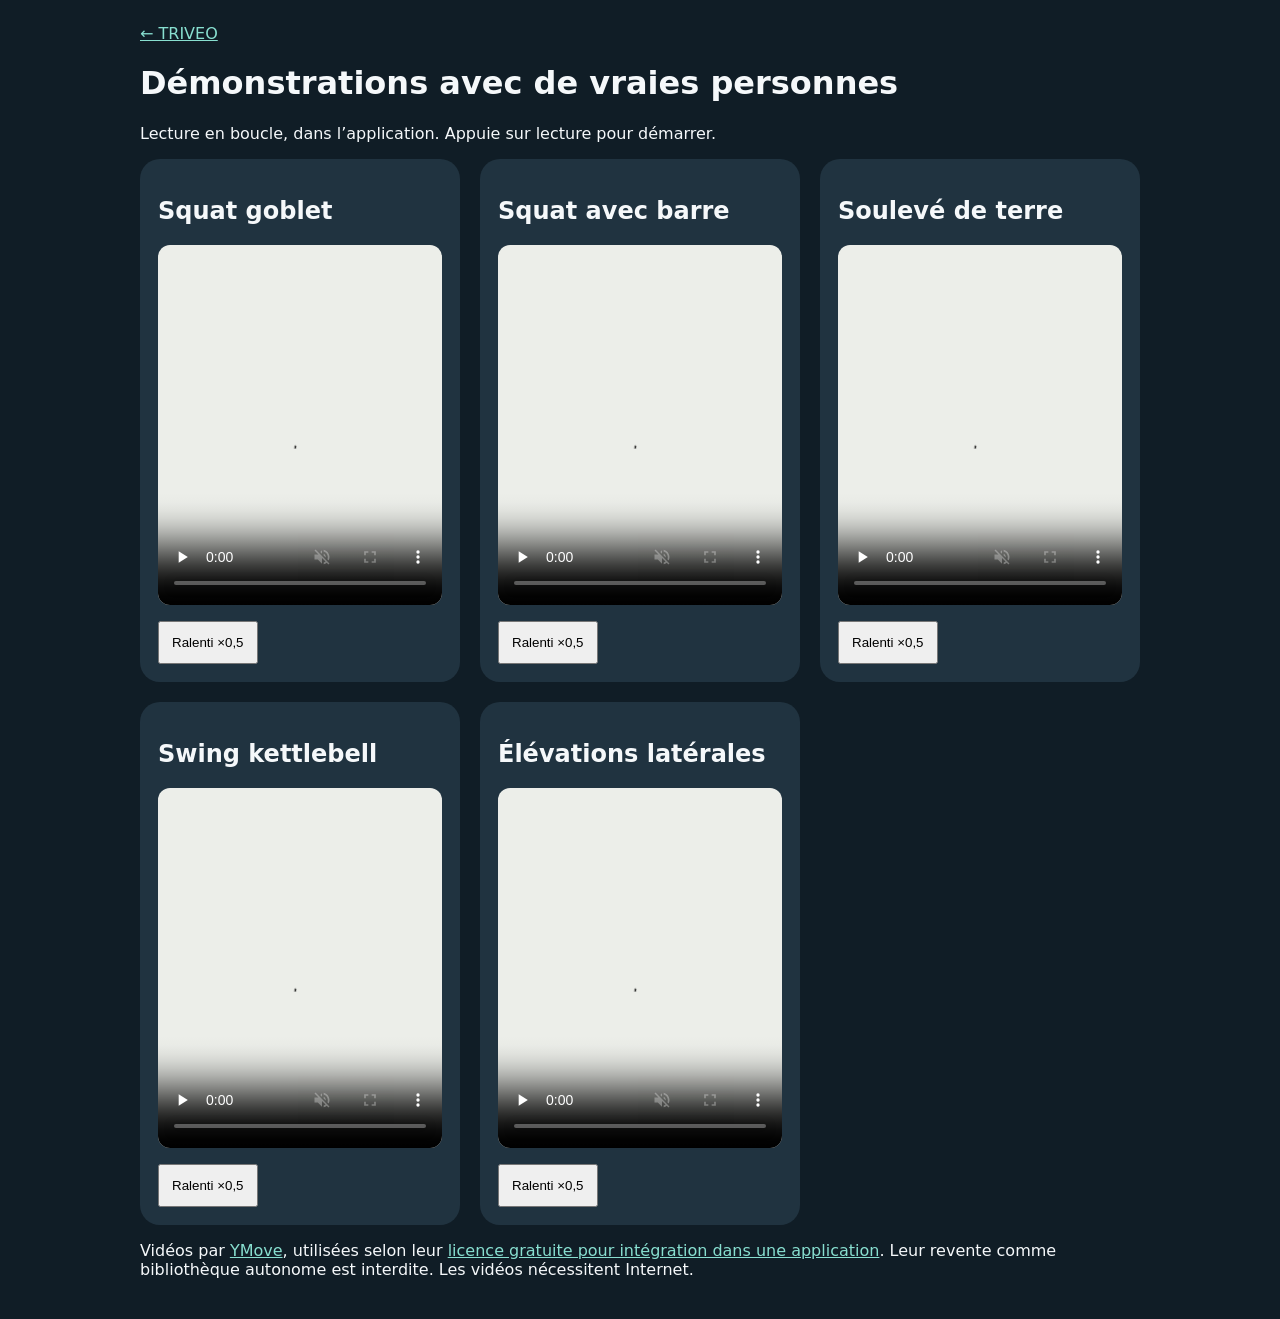
<file: real-movement-preview.html>
<!doctype html><html lang="fr"><meta charset="utf-8"><meta name="viewport" content="width=device-width,initial-scale=1"><title>TRIVEO · Démonstrations réelles</title><style>body{font:16px system-ui;background:#101d26;color:#f5f8fa;margin:0;padding:24px}main{max-width:1000px;margin:auto}.grid{display:grid;grid-template-columns:repeat(auto-fit,minmax(240px,1fr));gap:20px}article{padding:18px;border-radius:20px;background:#203340}video{width:100%;height:360px;object-fit:contain;background:#eceee9;border-radius:12px}button{padding:12px;margin-top:12px;cursor:pointer}a{color:#88dfd0}</style><main><a href="./">← TRIVEO</a><h1>Démonstrations avec de vraies personnes</h1><p>Lecture en boucle, dans l’application. Appuie sur lecture pour démarrer.</p><div class="grid"><article><h2>Squat goblet</h2><video controls loop muted playsinline preload="none" poster="https://raw.githubusercontent.com/ymove-app/exercise-api/81c4c84c66ddbcf96731e74b14c55c267ab04cc3/free-videos/goblet-squat-with-kettlebell.jpg"><source src="https://raw.githubusercontent.com/ymove-app/exercise-api/81c4c84c66ddbcf96731e74b14c55c267ab04cc3/free-videos/goblet-squat-with-kettlebell.mp4" type="video/mp4"></video><button onclick="const v=this.previousElementSibling;v.playbackRate=v.playbackRate===1?0.5:1;this.textContent=v.playbackRate===1?'Ralenti ×0,5':'Vitesse normale'">Ralenti ×0,5</button></article><article><h2>Squat avec barre</h2><video controls loop muted playsinline preload="none" poster="https://raw.githubusercontent.com/ymove-app/exercise-api/81c4c84c66ddbcf96731e74b14c55c267ab04cc3/free-videos/barbell-back-squat.jpg"><source src="https://raw.githubusercontent.com/ymove-app/exercise-api/81c4c84c66ddbcf96731e74b14c55c267ab04cc3/free-videos/barbell-back-squat.mp4" type="video/mp4"></video><button onclick="const v=this.previousElementSibling;v.playbackRate=v.playbackRate===1?0.5:1;this.textContent=v.playbackRate===1?'Ralenti ×0,5':'Vitesse normale'">Ralenti ×0,5</button></article><article><h2>Soulevé de terre</h2><video controls loop muted playsinline preload="none" poster="https://raw.githubusercontent.com/ymove-app/exercise-api/81c4c84c66ddbcf96731e74b14c55c267ab04cc3/free-videos/barbell-deadlift.jpg"><source src="https://raw.githubusercontent.com/ymove-app/exercise-api/81c4c84c66ddbcf96731e74b14c55c267ab04cc3/free-videos/barbell-deadlift.mp4" type="video/mp4"></video><button onclick="const v=this.previousElementSibling;v.playbackRate=v.playbackRate===1?0.5:1;this.textContent=v.playbackRate===1?'Ralenti ×0,5':'Vitesse normale'">Ralenti ×0,5</button></article><article><h2>Swing kettlebell</h2><video controls loop muted playsinline preload="none" poster="https://raw.githubusercontent.com/ymove-app/exercise-api/81c4c84c66ddbcf96731e74b14c55c267ab04cc3/free-videos/kettlebell-swing.jpg"><source src="https://raw.githubusercontent.com/ymove-app/exercise-api/81c4c84c66ddbcf96731e74b14c55c267ab04cc3/free-videos/kettlebell-swing.mp4" type="video/mp4"></video><button onclick="const v=this.previousElementSibling;v.playbackRate=v.playbackRate===1?0.5:1;this.textContent=v.playbackRate===1?'Ralenti ×0,5':'Vitesse normale'">Ralenti ×0,5</button></article><article><h2>Élévations latérales</h2><video controls loop muted playsinline preload="none" poster="https://raw.githubusercontent.com/ymove-app/exercise-api/81c4c84c66ddbcf96731e74b14c55c267ab04cc3/free-videos/dumbbell-lateral-raise-27a4de.jpg"><source src="https://raw.githubusercontent.com/ymove-app/exercise-api/81c4c84c66ddbcf96731e74b14c55c267ab04cc3/free-videos/dumbbell-lateral-raise-27a4de.mp4" type="video/mp4"></video><button onclick="const v=this.previousElementSibling;v.playbackRate=v.playbackRate===1?0.5:1;this.textContent=v.playbackRate===1?'Ralenti ×0,5':'Vitesse normale'">Ralenti ×0,5</button></article></div><p>Vidéos par <a href="https://ymove.app/free-exercise-videos">YMove</a>, utilisées selon leur <a href="https://github.com/ymove-app/exercise-api/blob/81c4c84c66ddbcf96731e74b14c55c267ab04cc3/free-videos/README.md">licence gratuite pour intégration dans une application</a>. Leur revente comme bibliothèque autonome est interdite. Les vidéos nécessitent Internet.</p></main></html>
</file>
